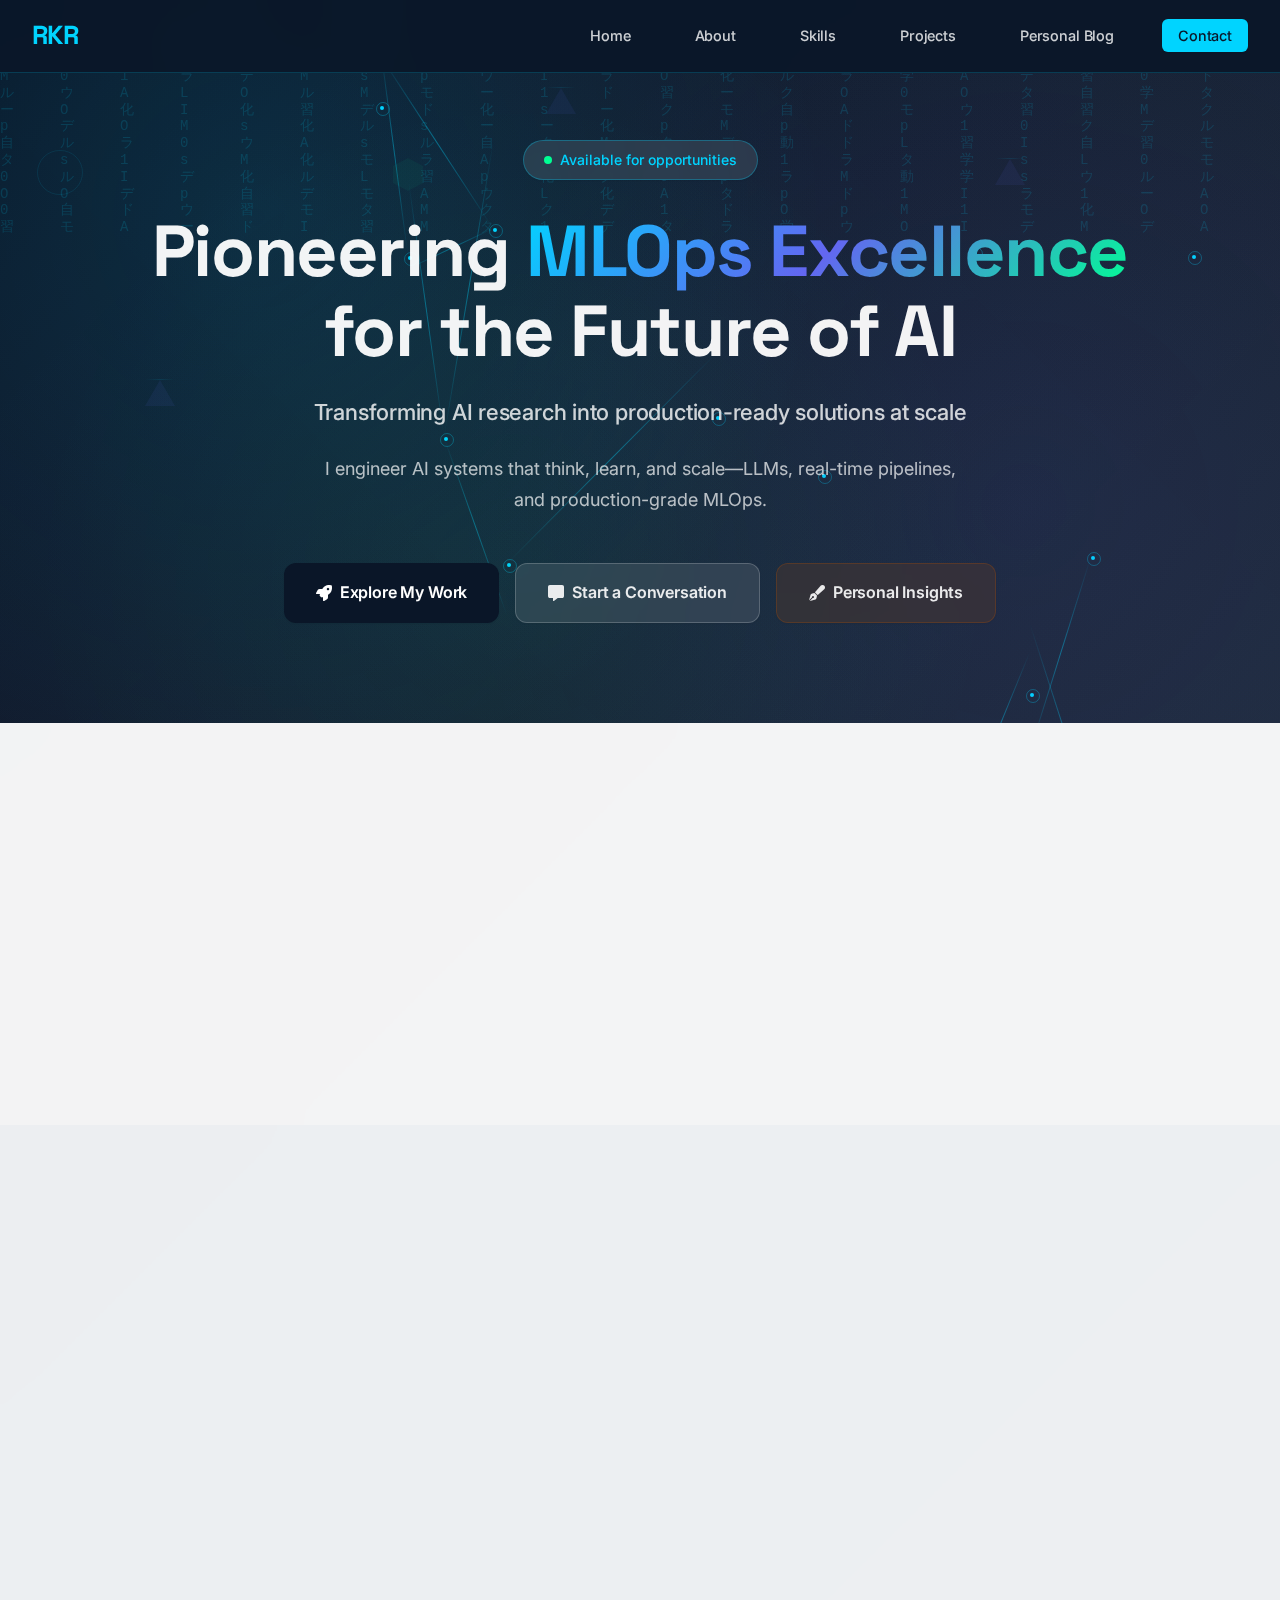
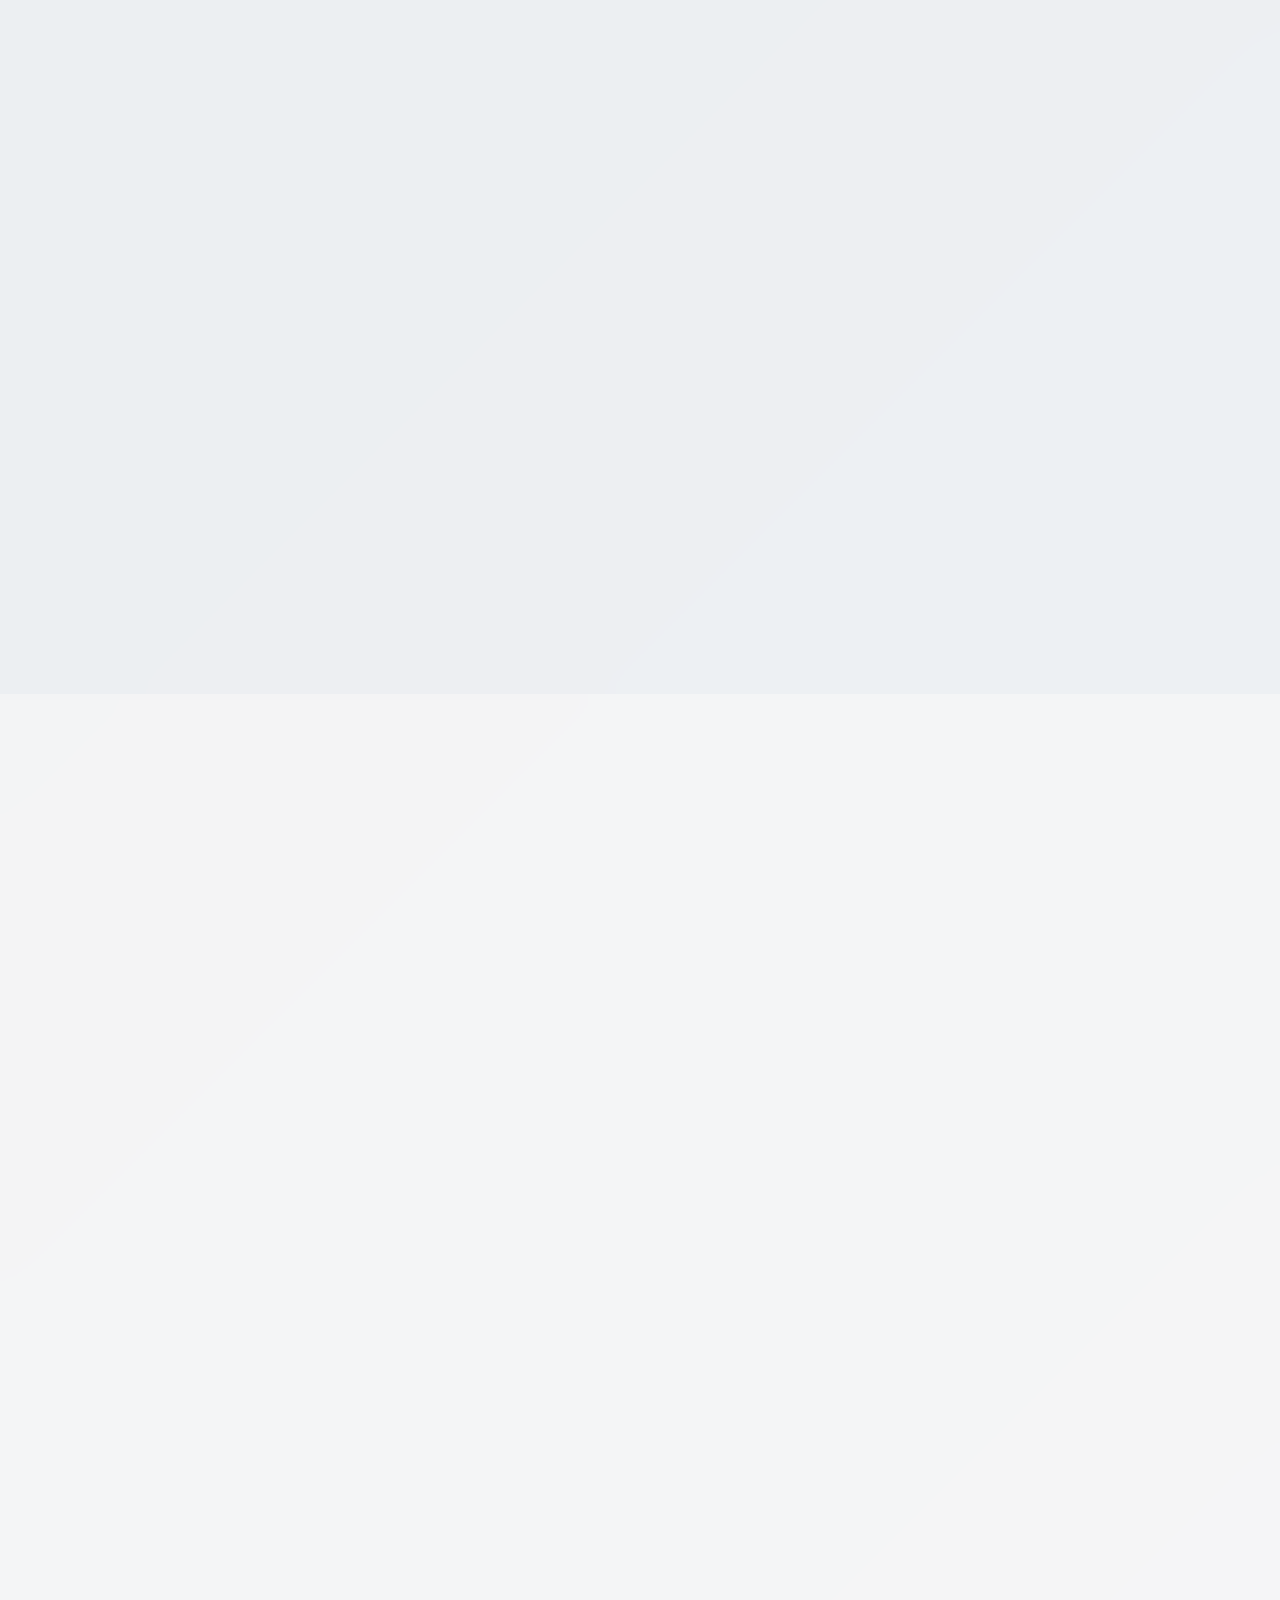
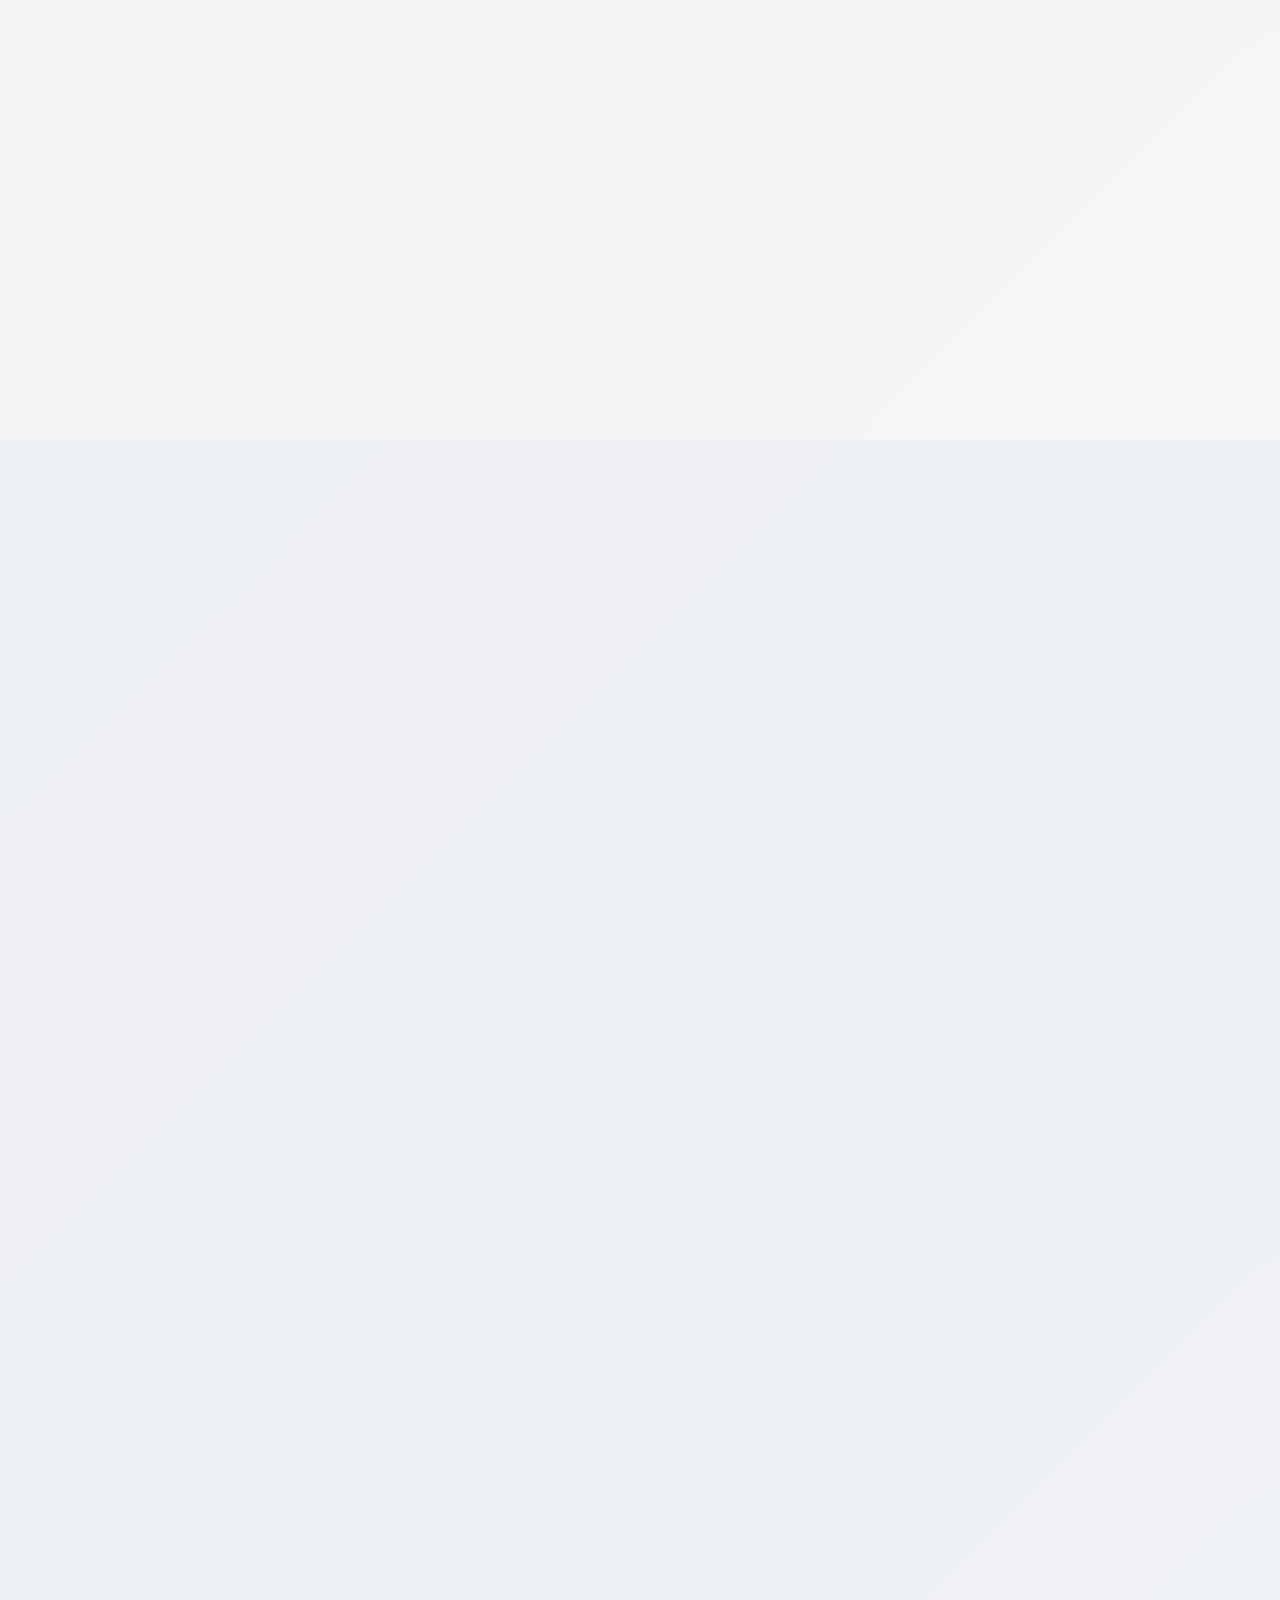
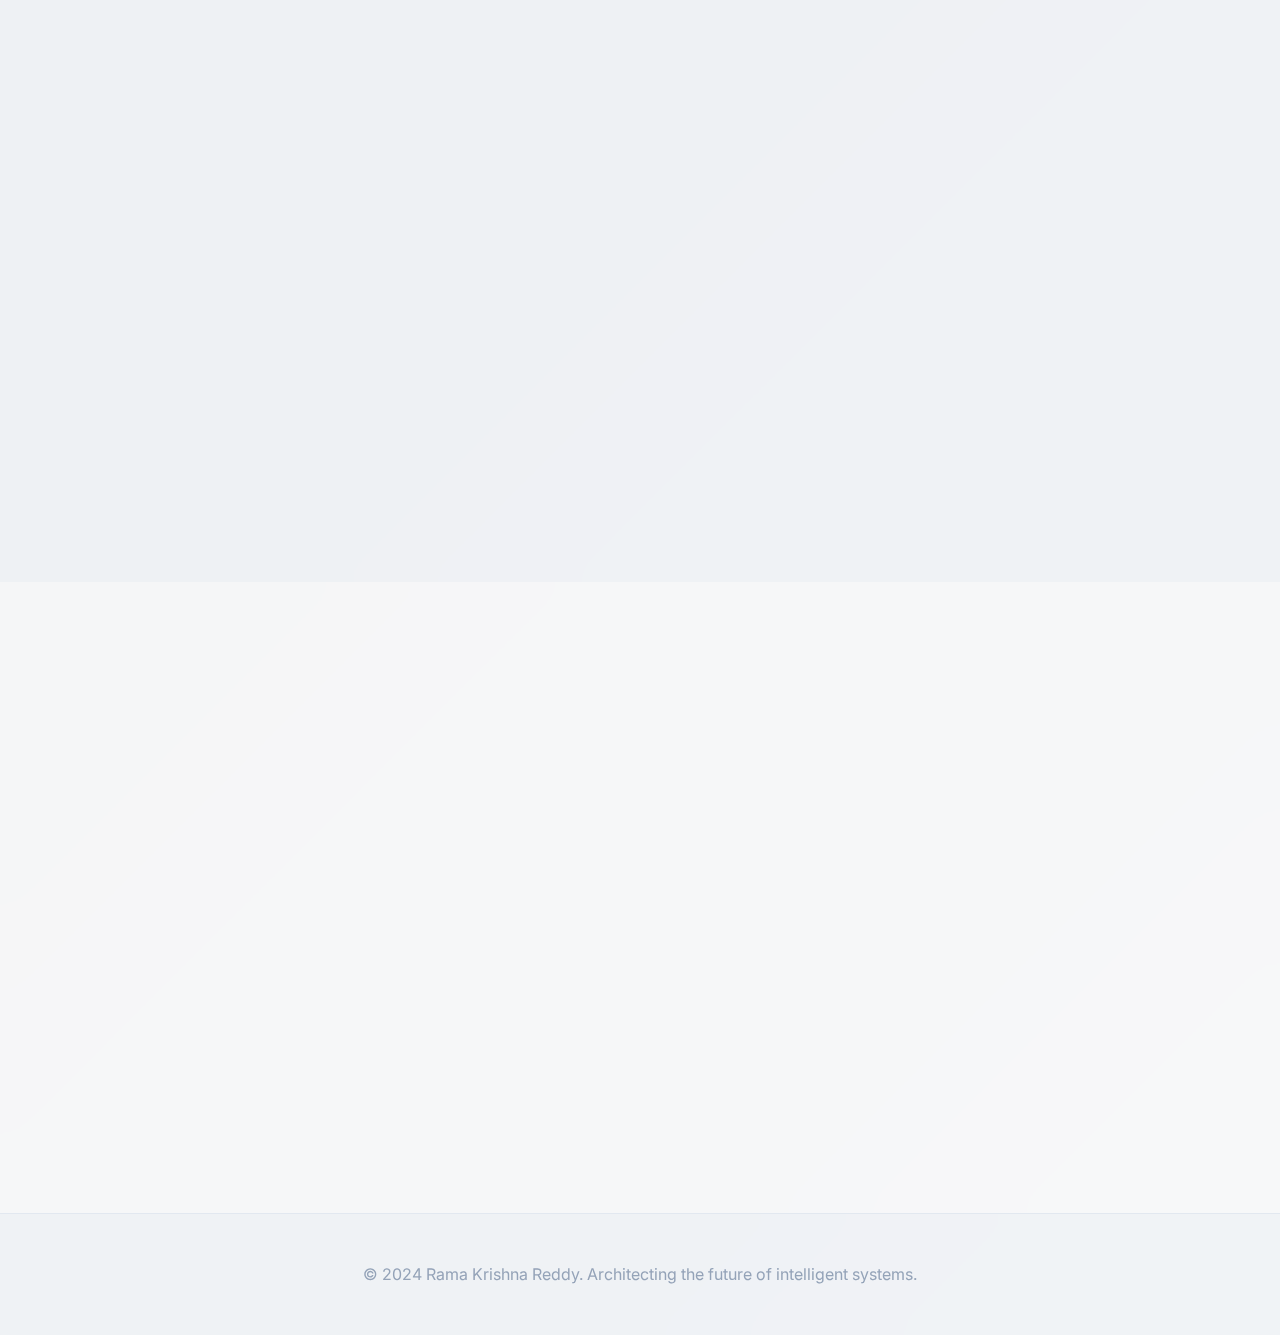
<file: index.html>
<!DOCTYPE html>
<html lang="en">
<head>
    <meta charset="UTF-8">
    <meta name="viewport" content="width=device-width, initial-scale=1.0">
    <title>Rama Krishna Reddy - AI/ ML/ MLOps Engineer</title>
    <link href="https://cdnjs.cloudflare.com/ajax/libs/font-awesome/6.4.0/css/all.min.css" rel="stylesheet">
    <link href="https://fonts.googleapis.com/css2?family=Inter:wght@300;400;500;600;700;800&family=Space+Grotesk:wght@300;400;500;600;700&display=swap" rel="stylesheet">
    <style>
        * {
            margin: 0;
            padding: 0;
            box-sizing: border-box;
        }

        :root {
            /* Lila.ai inspired color scheme */
            --primary-blue: #0a1628;
            --secondary-blue: #1a2332;
            --accent-cyan: #00d4ff;
            --accent-purple: #6366f1;
            --accent-green: #00ff94;
            --soft-white: #ffffff;
            --soft-gray: #f8fafc;
            --text-primary: #0a1628;
            --text-secondary: #64748b;
            --text-light: #94a3b8;
            
            /* Neutral tones */
            --neutral-50: #f8fafc;
            --neutral-100: #f1f5f9;
            --neutral-200: #e2e8f0;
            --neutral-300: #cbd5e1;
            --neutral-400: #94a3b8;
            --neutral-500: #64748b;
            --neutral-600: #475569;
            --neutral-700: #334155;
            --neutral-800: #1e293b;
            --neutral-900: #0f172a;
            
            /* Gradients */
            --gradient-primary: linear-gradient(135deg, #0a1628 0%, #1a2332 50%, #2a3441 100%);
            --gradient-accent: linear-gradient(135deg, #00d4ff 0%, #6366f1 50%, #00ff94 100%);
            --gradient-soft: linear-gradient(135deg, rgba(255,255,255,0.9) 0%, rgba(248,250,252,0.8) 100%);
            
            /* Shadows */
            --shadow-sm: 0 1px 2px 0 rgba(0, 0, 0, 0.05);
            --shadow-md: 0 4px 6px -1px rgba(0, 0, 0, 0.1), 0 2px 4px -2px rgba(0, 0, 0, 0.1);
            --shadow-lg: 0 10px 15px -3px rgba(0, 0, 0, 0.1), 0 4px 6px -4px rgba(0, 0, 0, 0.1);
            --shadow-xl: 0 20px 25px -5px rgba(0, 0, 0, 0.1), 0 8px 10px -6px rgba(0, 0, 0, 0.1);
            
            /* Border radius */
            --radius-sm: 6px;
            --radius-md: 12px;
            --radius-lg: 16px;
            --radius-xl: 24px;
            
            /* Transitions */
            --transition: all 0.3s cubic-bezier(0.4, 0, 0.2, 1);
            --transition-fast: all 0.15s ease-out;
        }

        body {
            font-family: 'Inter', -apple-system, BlinkMacSystemFont, 'Segoe UI', Roboto, sans-serif;
            line-height: 1.6;
            color: var(--text-primary);
            background: linear-gradient(135deg, #0a1628 0%, #1e293b 25%, #334155 50%, #475569 75%, #64748b 100%);
            overflow-x: hidden;
            -webkit-font-smoothing: antialiased;
            -moz-osx-font-smoothing: grayscale;
            position: relative;
            min-height: 100vh;
        }

        /* Global Animated Background Elements - Applied to entire site */
        .global-bg-animation {
            position: fixed;
            top: 0;
            left: 0;
            width: 100%;
            height: 100%;
            pointer-events: none;
            z-index: -1;
            overflow: hidden;
        }

        .neural-network {
            position: absolute;
            width: 100%;
            height: 100%;
        }

        .node {
            position: absolute;
            width: 4px;
            height: 4px;
            background: var(--accent-cyan);
            border-radius: 50%;
            animation: pulse-node 3s ease-in-out infinite;
        }

        .node::after {
            content: '';
            position: absolute;
            width: 12px;
            height: 12px;
            border: 1px solid rgba(0, 212, 255, 0.3);
            border-radius: 50%;
            top: -4px;
            left: -4px;
            animation: expand 4s ease-in-out infinite;
        }

        .connection {
            position: absolute;
            height: 1px;
            background: linear-gradient(90deg, transparent, rgba(0, 212, 255, 0.4), transparent);
            animation: data-flow 8s linear infinite;
            transform-origin: left center;
        }

        @keyframes pulse-node {
            0%, 100% { 
                opacity: 0.6; 
                transform: scale(1);
                box-shadow: 0 0 5px rgba(0, 212, 255, 0.3);
            }
            50% { 
                opacity: 1; 
                transform: scale(1.5);
                box-shadow: 0 0 15px rgba(0, 212, 255, 0.6);
            }
        }

        @keyframes expand {
            0%, 100% { 
                transform: scale(0.5); 
                opacity: 0.8;
            }
            50% { 
                transform: scale(1.5); 
                opacity: 0.2;
            }
        }

        @keyframes data-flow {
            0% { 
                background: linear-gradient(90deg, transparent, rgba(0, 212, 255, 0.8), transparent);
                transform: translateX(-100px);
            }
            50% {
                background: linear-gradient(90deg, transparent, rgba(99, 102, 241, 0.8), transparent);
            }
            100% { 
                background: linear-gradient(90deg, transparent, rgba(0, 255, 148, 0.8), transparent);
                transform: translateX(100px);
            }
        }

        .ai-symbols {
            position: absolute;
            width: 100%;
            height: 100%;
        }

        .ai-symbol {
            position: absolute;
            color: rgba(0, 212, 255, 0.1);
            font-size: 24px;
            animation: float-symbol 15s linear infinite;
        }

        .ai-symbol.large {
            font-size: 48px;
            color: rgba(99, 102, 241, 0.08);
        }

        .ai-symbol.small {
            font-size: 16px;
            color: rgba(0, 255, 148, 0.12);
        }

        @keyframes float-symbol {
            0% {
                transform: translateY(100vh) rotate(0deg);
                opacity: 0;
            }
            10% {
                opacity: 1;
            }
            90% {
                opacity: 1;
            }
            100% {
                transform: translateY(-100px) rotate(360deg);
                opacity: 0;
            }
        }

        .matrix-rain {
            position: absolute;
            width: 100%;
            height: 100%;
        }

        .matrix-column {
            position: absolute;
            top: -100px;
            color: rgba(0, 212, 255, 0.15);
            font-family: 'Courier New', monospace;
            font-size: 14px;
            line-height: 1.2;
            animation: matrix-fall 20s linear infinite;
            white-space: pre;
        }

        @keyframes matrix-fall {
            0% {
                transform: translateY(-100px);
                opacity: 0;
            }
            10% {
                opacity: 1;
            }
            90% {
                opacity: 0.6;
            }
            100% {
                transform: translateY(100vh);
                opacity: 0;
            }
        }

        .geometric-shapes {
            position: absolute;
            width: 100%;
            height: 100%;
        }

        .shape {
            position: absolute;
            border: 1px solid rgba(0, 212, 255, 0.1);
            animation: rotate-shape 20s linear infinite;
        }

        .shape.circle {
            border-radius: 50%;
        }

        .shape.triangle {
            width: 0;
            height: 0;
            border-left: 15px solid transparent;
            border-right: 15px solid transparent;
            border-bottom: 26px solid rgba(99, 102, 241, 0.08);
            border-radius: 0;
            background: none;
        }

        .shape.hexagon {
            width: 30px;
            height: 17px;
            background: rgba(0, 255, 148, 0.05);
            position: relative;
            border: none;
        }

        .shape.hexagon::before,
        .shape.hexagon::after {
            content: '';
            position: absolute;
            width: 0;
            border-left: 15px solid transparent;
            border-right: 15px solid transparent;
        }

        .shape.hexagon::before {
            bottom: 100%;
            border-bottom: 8.5px solid rgba(0, 255, 148, 0.05);
        }

        .shape.hexagon::after {
            top: 100%;
            border-top: 8.5px solid rgba(0, 255, 148, 0.05);
        }

        @keyframes rotate-shape {
            0% {
                transform: rotate(0deg) translateX(50px) rotate(0deg);
                opacity: 0.3;
            }
            50% {
                opacity: 0.8;
            }
            100% {
                transform: rotate(360deg) translateX(50px) rotate(-360deg);
                opacity: 0.3;
            }
        }

        /* Section backgrounds with transparency to show global animation */
        .stats {
            background: rgba(255, 255, 255, 0.95);
            backdrop-filter: blur(20px);
        }

        .about {
            background: rgba(248, 250, 252, 0.95);
            backdrop-filter: blur(20px);
        }

        .skills {
            background: rgba(255, 255, 255, 0.95);
            backdrop-filter: blur(20px);
        }

        .projects {
            background: rgba(248, 250, 252, 0.95);
            backdrop-filter: blur(20px);
        }

        .contact {
            background: rgba(255, 255, 255, 0.95);
            backdrop-filter: blur(20px);
        }

        .footer {
            background: rgba(248, 250, 252, 0.95);
            backdrop-filter: blur(20px);
        }

        /* Modern Navigation */
        .navbar {
            position: fixed;
            top: 0;
            left: 0;
            right: 0;
            background: rgba(10, 22, 40, 0.9);
            backdrop-filter: blur(24px);
            border-bottom: 1px solid rgba(0, 212, 255, 0.2);
            z-index: 1000;
            transition: var(--transition);
        }

        .nav-container {
            max-width: 1400px;
            margin: 0 auto;
            padding: 0 2rem;
            display: flex;
            align-items: center;
            justify-content: space-between;
            height: 72px;
        }

        .logo {
            font-family: 'Space Grotesk', sans-serif;
            font-size: 1.625rem;
            font-weight: 700;
            color: var(--accent-cyan);
            text-decoration: none;
            letter-spacing: -0.02em;
        }

        .nav-links {
            display: flex;
            list-style: none;
            gap: 2rem;
            align-items: center;
        }

        .nav-links a {
            color: rgba(255, 255, 255, 0.8);
            text-decoration: none;
            font-weight: 500;
            font-size: 0.9rem;
            padding: 0.5rem 1rem;
            border-radius: var(--radius-sm);
            transition: var(--transition-fast);
            letter-spacing: -0.01em;
        }

        .nav-links a:hover {
            color: var(--accent-cyan);
            background: rgba(0, 212, 255, 0.08);
        }

        .nav-cta {
            background: var(--accent-cyan);
            color: var(--primary-blue) !important;
            padding: 0.75rem 1.5rem;
            border-radius: var(--radius-md);
            font-weight: 600;
            box-shadow: var(--shadow-sm);
        }

        .nav-cta:hover {
            background: var(--accent-green);
            transform: translateY(-1px);
            box-shadow: var(--shadow-md);
        }

        .nav-toggle {
            display: none;
            background: none;
            border: none;
            color: rgba(255, 255, 255, 0.8);
            font-size: 1.5rem;
            cursor: pointer;
        }

        /* Hero Section with Animated AI Background */
        .hero {
            padding: 140px 2rem 100px;
            text-align: center;
            background: transparent;
            position: relative;
            overflow: hidden;
        }

        .hero::before {
            content: '';
            position: absolute;
            top: 0;
            left: 0;
            right: 0;
            bottom: 0;
            background: 
                radial-gradient(circle at 20% 30%, rgba(0, 212, 255, 0.1) 0%, transparent 50%),
                radial-gradient(circle at 80% 70%, rgba(99, 102, 241, 0.08) 0%, transparent 50%),
                radial-gradient(circle at 40% 80%, rgba(0, 255, 148, 0.06) 0%, transparent 50%);
        }

        .hero::after {
            content: '';
            position: absolute;
            top: -50%;
            left: -50%;
            width: 200%;
            height: 200%;
            background: 
                linear-gradient(45deg, transparent 30%, rgba(0, 212, 255, 0.005) 50%, transparent 70%),
                linear-gradient(-45deg, transparent 30%, rgba(99, 102, 241, 0.008) 50%, transparent 70%);
            animation: float 20s ease-in-out infinite;
        }

        @keyframes float {
            0%, 100% { transform: translate(0, 0) rotate(0deg); }
            33% { transform: translate(-30px, -30px) rotate(1deg); }
            66% { transform: translate(30px, -20px) rotate(-1deg); }
        }

        .hero-container {
            max-width: 1000px;
            margin: 0 auto;
            position: relative;
            z-index: 2;
        }

        .hero-badge {
            display: inline-flex;
            align-items: center;
            gap: 0.5rem;
            background: rgba(255, 255, 255, 0.1);
            border: 1px solid rgba(0, 212, 255, 0.3);
            border-radius: 50px;
            padding: 0.5rem 1.25rem;
            margin-bottom: 2rem;
            font-size: 0.875rem;
            font-weight: 500;
            color: var(--accent-cyan);
            box-shadow: var(--shadow-sm);
            backdrop-filter: blur(12px);
        }

        .hero-badge .dot {
            width: 8px;
            height: 8px;
            background: var(--accent-green);
            border-radius: 50%;
            animation: pulse 2s infinite;
        }

        @keyframes pulse {
            0%, 100% { opacity: 1; transform: scale(1); }
            50% { opacity: 0.7; transform: scale(1.1); }
        }

        .hero h1 {
            font-family: 'Space Grotesk', sans-serif;
            font-size: clamp(2.5rem, 7vw, 4.5rem);
            font-weight: 700;
            color: rgba(255, 255, 255, 0.95);
            margin-bottom: 1.5rem;
            line-height: 1.1;
            letter-spacing: -0.02em;
        }

        .hero .highlight {
            background: var(--gradient-accent);
            -webkit-background-clip: text;
            -webkit-text-fill-color: transparent;
            background-clip: text;
            position: relative;
        }

        .hero-subtitle {
            font-size: 1.375rem;
            color: rgba(255, 255, 255, 0.8);
            margin-bottom: 1.5rem;
            font-weight: 500;
            letter-spacing: -0.01em;
        }

        .hero-description {
            font-size: 1.125rem;
            color: rgba(255, 255, 255, 0.7);
            max-width: 650px;
            margin: 0 auto 3rem;
            line-height: 1.7;
            font-weight: 400;
        }

        .hero-cta {
            display: flex;
            gap: 1rem;
            justify-content: center;
            flex-wrap: wrap;
        }

        .btn {
            display: inline-flex;
            align-items: center;
            gap: 0.5rem;
            padding: 1rem 2rem;
            border-radius: var(--radius-md);
            font-weight: 600;
            text-decoration: none;
            font-size: 1rem;
            transition: var(--transition);
            border: none;
            cursor: pointer;
            letter-spacing: -0.01em;
        }

        .btn-primary {
            background: var(--primary-blue);
            color: white;
            box-shadow: var(--shadow-sm);
        }

        .btn-primary:hover {
            background: var(--secondary-blue);
            transform: translateY(-2px);
            box-shadow: var(--shadow-lg);
        }

        .btn-secondary {
            background: rgba(255, 255, 255, 0.1);
            color: rgba(255, 255, 255, 0.9);
            border: 1px solid rgba(255, 255, 255, 0.2);
            box-shadow: var(--shadow-sm);
            backdrop-filter: blur(12px);
        }

        .btn-secondary:hover {
            background: rgba(255, 255, 255, 0.2);
            border-color: var(--accent-cyan);
            transform: translateY(-2px);
            color: var(--accent-cyan);
        }

        .btn-tertiary {
            background: rgba(139, 69, 19, 0.2);
            color: rgba(255, 255, 255, 0.9);
            border: 1px solid rgba(139, 69, 19, 0.4);
            box-shadow: var(--shadow-sm);
            backdrop-filter: blur(12px);
        }

        .btn-tertiary:hover {
            background: rgba(139, 69, 19, 0.4);
            border-color: #DAA520;
            transform: translateY(-2px);
            color: #DAA520;
        }

        /* Stats Section */
        .stats {
            padding: 100px 2rem;
            position: relative;
        }

        .stats-container {
            max-width: 1200px;
            margin: 0 auto;
            display: grid;
            grid-template-columns: repeat(auto-fit, minmax(250px, 1fr));
            gap: 3rem;
            text-align: center;
        }

        .stat-item {
            padding: 2rem;
            background: var(--soft-gray);
            border-radius: var(--radius-lg);
            border: 1px solid var(--neutral-200);
            transition: var(--transition);
        }

        .stat-item:hover {
            transform: translateY(-4px);
            box-shadow: var(--shadow-lg);
            border-color: var(--accent-cyan);
        }

        .stat-number {
            font-family: 'Space Grotesk', sans-serif;
            font-size: 3rem;
            font-weight: 700;
            background: var(--gradient-accent);
            -webkit-background-clip: text;
            -webkit-text-fill-color: transparent;
            background-clip: text;
            display: block;
            margin-bottom: 0.5rem;
            letter-spacing: -0.02em;
        }

        .stat-label {
            color: var(--text-secondary);
            font-size: 1rem;
            font-weight: 500;
        }

        /* About Section */
        .about {
            padding: 120px 2rem;
        }

        .about-container {
            max-width: 1200px;
            margin: 0 auto;
            display: grid;
            grid-template-columns: 1fr 1fr;
            gap: 5rem;
            align-items: center;
        }

        .about-content h2 {
            font-family: 'Space Grotesk', sans-serif;
            font-size: clamp(2rem, 5vw, 3.25rem);
            font-weight: 700;
            color: var(--primary-blue);
            margin-bottom: 1.5rem;
            line-height: 1.1;
            letter-spacing: -0.02em;
        }

        .about-content p {
            color: var(--text-secondary);
            font-size: 1.125rem;
            line-height: 1.7;
            margin-bottom: 1.5rem;
            font-weight: 400;
        }

        .about-features {
            display: grid;
            grid-template-columns: repeat(2, 1fr);
            gap: 1.5rem;
            margin-top: 2rem;
        }

        .feature-card {
            background: white;
            padding: 1.5rem;
            border-radius: var(--radius-lg);
            border: 1px solid var(--neutral-200);
            box-shadow: var(--shadow-sm);
            transition: var(--transition);
        }

        .feature-card:hover {
            transform: translateY(-2px);
            box-shadow: var(--shadow-md);
            border-color: var(--accent-cyan);
        }

        .feature-icon {
            width: 48px;
            height: 48px;
            background: var(--gradient-accent);
            border-radius: var(--radius-md);
            display: flex;
            align-items: center;
            justify-content: center;
            color: white;
            font-size: 1.25rem;
            margin-bottom: 1rem;
        }

        .feature-card h3 {
            font-size: 1.125rem;
            font-weight: 600;
            color: var(--primary-blue);
            margin-bottom: 0.5rem;
            letter-spacing: -0.01em;
        }

        .feature-card p {
            color: var(--text-light);
            font-size: 0.9rem;
            line-height: 1.6;
            margin: 0;
        }

        .about-visual {
            position: relative;
            height: 450px;
            background: var(--gradient-primary);
            border-radius: var(--radius-xl);
            overflow: hidden;
            display: flex;
            align-items: center;
            justify-content: center;
        }

        .code-snippet {
            background: rgba(255, 255, 255, 0.1);
            border-radius: var(--radius-md);
            padding: 2rem;
            font-family: 'Monaco', 'Menlo', 'Ubuntu Mono', monospace;
            color: white;
            font-size: 0.875rem;
            line-height: 1.6;
            backdrop-filter: blur(20px);
            border: 1px solid rgba(255, 255, 255, 0.1);
        }

        /* Skills Section */
        .skills {
            padding: 120px 2rem;
        }

        .skills-container {
            max-width: 1200px;
            margin: 0 auto;
        }

        .section-header {
            text-align: center;
            margin-bottom: 4rem;
        }

        .section-header h2 {
            font-family: 'Space Grotesk', sans-serif;
            font-size: clamp(2rem, 5vw, 3.25rem);
            font-weight: 700;
            color: var(--primary-blue);
            margin-bottom: 1rem;
            letter-spacing: -0.02em;
        }

        .section-header p {
            color: var(--text-secondary);
            font-size: 1.125rem;
            max-width: 600px;
            margin: 0 auto;
        }

        .skills-grid {
            display: grid;
            grid-template-columns: repeat(auto-fit, minmax(380px, 1fr));
            gap: 2rem;
        }

        .skill-category {
            background: var(--soft-gray);
            border: 1px solid var(--neutral-200);
            border-radius: var(--radius-lg);
            padding: 2rem;
            transition: var(--transition);
        }

        .skill-category:hover {
            transform: translateY(-2px);
            box-shadow: var(--shadow-md);
            border-color: var(--accent-cyan);
            background: white;
        }

        .skill-header {
            display: flex;
            align-items: center;
            gap: 1rem;
            margin-bottom: 1.5rem;
        }

        .skill-icon {
            width: 56px;
            height: 56px;
            background: var(--gradient-accent);
            border-radius: var(--radius-lg);
            display: flex;
            align-items: center;
            justify-content: center;
            color: white;
            font-size: 1.5rem;
        }

        .skill-category h3 {
            font-size: 1.25rem;
            font-weight: 600;
            color: var(--primary-blue);
            letter-spacing: -0.01em;
        }

        .skill-tags {
            display: flex;
            flex-wrap: wrap;
            gap: 0.75rem;
        }

        .skill-tag {
            background: white;
            color: var(--text-primary);
            padding: 0.5rem 1rem;
            border-radius: 50px;
            font-size: 0.875rem;
            font-weight: 500;
            border: 1px solid var(--neutral-200);
            transition: var(--transition);
        }

        .skill-tag:hover {
            background: var(--accent-cyan);
            color: white;
            border-color: var(--accent-cyan);
            transform: translateY(-1px);
        }

        /* Projects Section */
        .projects {
            padding: 120px 2rem;
        }

        .projects-container {
            max-width: 1200px;
            margin: 0 auto;
        }

        .projects-grid {
            display: grid;
            grid-template-columns: repeat(auto-fit, minmax(400px, 1fr));
            gap: 2rem;
        }

        .project-card {
            background: white;
            border: 1px solid var(--neutral-200);
            border-radius: var(--radius-xl);
            overflow: hidden;
            transition: var(--transition);
            box-shadow: var(--shadow-sm);
        }

        .project-card:hover {
            transform: translateY(-6px);
            box-shadow: var(--shadow-xl);
            border-color: var(--accent-cyan);
        }

        .project-image {
            height: 200px;
            background: var(--gradient-primary);
            display: flex;
            align-items: center;
            justify-content: center;
            color: white;
            font-size: 3rem;
            position: relative;
        }

        .project-image::after {
            content: '';
            position: absolute;
            inset: 0;
            background: linear-gradient(45deg, rgba(0, 212, 255, 0.1) 0%, rgba(99, 102, 241, 0.1) 100%);
        }

        .project-content {
            padding: 2rem;
        }

        .project-meta {
            display: flex;
            align-items: center;
            gap: 0.5rem;
            margin-bottom: 1rem;
        }

        .project-type {
            background: rgba(0, 212, 255, 0.1);
            color: var(--accent-cyan);
            padding: 0.25rem 0.75rem;
            border-radius: 50px;
            font-size: 0.75rem;
            font-weight: 600;
            text-transform: uppercase;
            letter-spacing: 0.05em;
        }

        .project-card h3 {
            font-size: 1.5rem;
            font-weight: 700;
            color: var(--primary-blue);
            margin-bottom: 0.75rem;
            letter-spacing: -0.01em;
        }

        .project-card p {
            color: var(--text-secondary);
            font-size: 1rem;
            line-height: 1.6;
            margin-bottom: 1.5rem;
        }

        .project-tech {
            display: flex;
            flex-wrap: wrap;
            gap: 0.5rem;
            margin-bottom: 1.5rem;
        }

        .tech-tag {
            background: var(--soft-gray);
            color: var(--text-primary);
            padding: 0.25rem 0.75rem;
            border-radius: 50px;
            font-size: 0.75rem;
            font-weight: 500;
            border: 1px solid var(--neutral-200);
        }

        .project-links {
            display: flex;
            gap: 1rem;
        }

        .project-link {
            display: inline-flex;
            align-items: center;
            gap: 0.5rem;
            padding: 0.75rem 1.25rem;
            border-radius: var(--radius-md);
            text-decoration: none;
            font-size: 0.875rem;
            font-weight: 500;
            transition: var(--transition);
        }

        .project-link.primary {
            background: var(--primary-blue);
            color: white;
        }

        .project-link.primary:hover {
            background: var(--secondary-blue);
            transform: translateY(-1px);
        }

        .project-link.secondary {
            background: var(--soft-gray);
            color: var(--text-primary);
            border: 1px solid var(--neutral-200);
        }

        .project-link.secondary:hover {
            background: white;
            border-color: var(--accent-cyan);
            color: var(--accent-cyan);
            transform: translateY(-1px);
        }

        /* Contact Section */
        .contact {
            padding: 120px 2rem;
        }

        .contact-container {
            max-width: 800px;
            margin: 0 auto;
            text-align: center;
        }

        .contact h2 {
            font-family: 'Space Grotesk', sans-serif;
            font-size: clamp(2rem, 5vw, 3.25rem);
            font-weight: 700;
            color: var(--primary-blue);
            margin-bottom: 1rem;
            letter-spacing: -0.02em;
        }

        .contact p {
            color: var(--text-secondary);
            font-size: 1.125rem;
            line-height: 1.7;
            margin-bottom: 3rem;
        }

        .contact-links {
            display: grid;
            grid-template-columns: repeat(auto-fit, minmax(200px, 1fr));
            gap: 1rem;
        }

        .contact-link {
            display: flex;
            align-items: center;
            justify-content: center;
            gap: 0.75rem;
            padding: 1.25rem 1.5rem;
            background: var(--soft-gray);
            border: 1px solid var(--neutral-200);
            border-radius: var(--radius-md);
            text-decoration: none;
            color: var(--text-primary);
            font-weight: 500;
            transition: var(--transition);
        }

        .contact-link:hover {
            background: var(--accent-cyan);
            color: white;
            border-color: var(--accent-cyan);
            transform: translateY(-2px);
            box-shadow: var(--shadow-md);
        }

        .contact-link i {
            font-size: 1.25rem;
        }

        /* Footer */
        .footer {
            padding: 3rem 2rem;
            text-align: center;
            color: var(--text-light);
            border-top: 1px solid var(--neutral-200);
        }

        /* Floating Action Button */
        .fab {
            position: fixed;
            bottom: 2rem;
            right: 2rem;
            width: 56px;
            height: 56px;
            background: var(--accent-cyan);
            border: none;
            border-radius: 50%;
            color: white;
            font-size: 1.25rem;
            cursor: pointer;
            box-shadow: var(--shadow-lg);
            transition: var(--transition);
            z-index: 1000;
            opacity: 0;
            visibility: hidden;
        }

        .fab.show {
            opacity: 1;
            visibility: visible;
        }

        .fab:hover {
            background: var(--primary-blue);
            transform: translateY(-2px);
            box-shadow: var(--shadow-xl);
        }

        /* Animations */
        .fade-in-up {
            opacity: 0;
            transform: translateY(30px);
            transition: var(--transition);
        }

        .fade-in-up.animate {
            opacity: 1;
            transform: translateY(0);
        }

        /* Mobile Styles */
        @media (max-width: 768px) {
            .nav-links {
                display: none;
            }

            .nav-toggle {
                display: block;
            }

            .hero {
                padding: 120px 1rem 80px;
            }

            .hero-cta {
                flex-direction: column;
                align-items: center;
            }

            .about-container {
                grid-template-columns: 1fr;
                gap: 3rem;
            }

            .about-features {
                grid-template-columns: 1fr;
            }

            .skills-grid {
                grid-template-columns: 1fr;
            }

            .projects-grid {
                grid-template-columns: 1fr;
            }

            .stats-container {
                grid-template-columns: repeat(2, 1fr);
                gap: 2rem;
            }
        }

        @media (max-width: 640px) {
            .stats-container {
                grid-template-columns: 1fr;
            }

            .contact-links {
                grid-template-columns: 1fr;
            }
        }
    </style>
</head>
<body>
    <!-- Global Animated Background - Now applies to entire site -->
    <div class="global-bg-animation">
        <!-- Neural Network Animation -->
        <div class="neural-network" id="neuralNetwork"></div>
        
        <!-- AI Symbols Animation -->
        <div class="ai-symbols" id="aiSymbols"></div>
        
        <!-- Matrix Rain Effect -->
        <div class="matrix-rain" id="matrixRain"></div>
        
        <!-- Geometric Shapes -->
        <div class="geometric-shapes" id="geometricShapes"></div>
    </div>

    <!-- Navigation -->
    <nav class="navbar" id="navbar">
        <div class="nav-container">
            <a href="#home" class="logo">RKR</a>
            <ul class="nav-links">
                <li><a href="#home">Home</a></li>
                <li><a href="#about">About</a></li>
                <li><a href="#skills">Skills</a></li>
                <li><a href="#projects">Projects</a></li>
                <li><a href="blog.html">Personal Blog</a></li>
                <li><a href="#contact" class="nav-cta">Contact</a></li>
            </ul>
            <button class="nav-toggle" id="navToggle">
                <i class="fas fa-bars"></i>
            </button>
        </div>
    </nav>

    <!-- Hero Section -->
    <section id="home" class="hero">
        <div class="hero-container">
            <div class="hero-badge">
                <div class="dot"></div>
                Available for opportunities
            </div>
            
            <h1>
                Pioneering <span class="highlight">MLOps Excellence</span><br>
                for the Future of AI
            </h1>
            
            <p class="hero-subtitle">
                Transforming AI research into production-ready solutions at scale
            </p>
            
            <p class="hero-description">
                I engineer AI systems that think, learn, and scale—LLMs, real-time pipelines, and production-grade MLOps.
            </p>

            <div class="hero-cta">
                <a href="#projects" class="btn btn-primary">
                    <i class="fas fa-rocket"></i>
                    Explore My Work
                </a>
                <a href="#contact" class="btn btn-secondary">
                    <i class="fas fa-message"></i>
                    Start a Conversation
                </a>
                <a href="blog.html" class="btn btn-tertiary">
                    <i class="fas fa-pen-fancy"></i>
                    Personal Insights
                </a>
            </div>
        </div>
    </section>

    <!-- Stats Section -->
    <section class="stats">
        <div class="stats-container">
            <div class="stat-item fade-in-up">
                <div class="stat-number">4+</div>
                <div class="stat-label">Years of Innovation</div>
            </div>
            <div class="stat-item fade-in-up">
                <div class="stat-number">99.9%</div>
                <div class="stat-label">System Reliability</div>
            </div>
            <div class="stat-item fade-in-up">
                <div class="stat-number">80%</div>
                <div class="stat-label">Deployment Speed Increase</div>
            </div>
            <div class="stat-item fade-in-up">
                <div class="stat-number">50+</div>
                <div class="stat-label">Solutions Delivered</div>
            </div>
        </div>
    </section>

    <!-- About Section -->
    <section id="about" class="about">
        <div class="about-container">
            <div class="about-content fade-in-up">
                <h2>Architecting the Future of Intelligent Systems</h2>
                <p>
                    In an era where 87% of data science projects never reach production, 
                    I specialize in building the critical infrastructure that transforms 
                    experimental models into enterprise-grade AI solutions.
                </p>
                <p>
                    My expertise lies in creating autonomous MLOps ecosystems that not only 
                    deploy models seamlessly but continuously evolve, optimize, and scale 
                    with your business needs—turning AI potential into measurable impact.
                </p>
                
                <div class="about-features">
                    <div class="feature-card">
                        <div class="feature-icon">
                            <i class="fas fa-brain"></i>
                        </div>
                        <h3>Systems Architect</h3>
                        <p>Building scalable, intelligent infrastructure for AI at enterprise scale</p>
                    </div>
                    
                    <div class="feature-card">
                        <div class="feature-icon">
                            <i class="fas fa-rocket"></i>
                        </div>
                        <h3>Innovation Catalyst</h3>
                        <p>Accelerating AI adoption through cutting-edge MLOps practices</p>
                    </div>
                    
                    <div class="feature-card">
                        <div class="feature-icon">
                            <i class="fas fa-shield-alt"></i>
                        </div>
                        <h3>Reliability Engineer</h3>
                        <p>Ensuring 99.9% uptime with autonomous monitoring and healing</p>
                    </div>
                    
                    <div class="feature-card">
                        <div class="feature-icon">
                            <i class="fas fa-chart-line"></i>
                        </div>
                        <h3>Performance Optimizer</h3>
                        <p>Maximizing efficiency through intelligent resource management</p>
                    </div>
                </div>
            </div>
            
            <div class="about-visual fade-in-up">
                <div class="code-snippet">
                    <div>// Autonomous MLOps Pipeline</div>
                    <div>const aiPipeline = {</div>
                    <div>&nbsp;&nbsp;dataIngestion: 'real-time',</div>
                    <div>&nbsp;&nbsp;modelTraining: 'continuous',</div>
                    <div>&nbsp;&nbsp;validation: 'automated',</div>
                    <div>&nbsp;&nbsp;deployment: 'zero-downtime',</div>
                    <div>&nbsp;&nbsp;monitoring: 'intelligent',</div>
                    <div>&nbsp;&nbsp;scaling: 'elastic',</div>
                    <div>&nbsp;&nbsp;optimization: 'self-healing'</div>
                    <div>};</div>
                    <br>
                    <div>pipeline.deploy({ reliability: '99.9%' });</div>
                </div>
            </div>
        </div>
    </section>

    <!-- Skills Section -->
    <section id="skills" class="skills">
        <div class="skills-container">
            <div class="section-header fade-in-up">
                <h2>Advanced Technology Stack</h2>
                <p>
                    Comprehensive expertise in modern MLOps, cloud architecture, and intelligent automation
                </p>
            </div>

            <div class="skills-grid">
                <div class="skill-category fade-in-up">
                    <div class="skill-header">
                        <div class="skill-icon">
                            <i class="fas fa-cloud"></i>
                        </div>
                        <h3>Cloud Infrastructure</h3>
                    </div>
                    <div class="skill-tags">
                        <span class="skill-tag">AWS EC2/EKS</span>
                        <span class="skill-tag">S3 & RDS</span>
                        <span class="skill-tag">AWS Sagemaker & MLFLOW</span>
                        <span class="skill-tag">Tensorflow & Pytorch</span>
                        <span class="skill-tag">Langchain</span>
                        <span class="skill-tag">Lambda Functions</span>
                        <span class="skill-tag">VPC Architecture</span>
                        <span class="skill-tag">IAM Security</span>
                        <span class="skill-tag">Auto Scaling</span>
                        <span class="skill-tag">Load Balancing</span>
                    </div>
                </div>

                <div class="skill-category fade-in-up">
                    <div class="skill-header">
                        <div class="skill-icon">
                            <i class="fas fa-code-branch"></i>
                        </div>
                        <h3>Infrastructure as Code</h3>
                    </div>
                    <div class="skill-tags">
                        <span class="skill-tag">Terraform</span>
                        <span class="skill-tag">CloudFormation</span>
                        <span class="skill-tag">Ansible</span>
                        <span class="skill-tag">Pulumi</span>
                        <span class="skill-tag">Helm Charts</span>
                        <span class="skill-tag">GitOps</span>
                    </div>
                </div>

                <div class="skill-category fade-in-up">
                    <div class="skill-header">
                        <div class="skill-icon">
                            <i class="fas fa-shipping-fast"></i>
                        </div>
                        <h3>CI/CD & Automation</h3>
                    </div>
                    <div class="skill-tags">
                        <span class="skill-tag">Jenkins</span>
                        <span class="skill-tag">GitHub Actions</span>
                        <span class="skill-tag">Docker</span>
                        <span class="skill-tag">Kubernetes</span>
                        <span class="skill-tag">ArgoCD</span>
                        <span class="skill-tag">GitLab CI/CD</span>
                    </div>
                </div>

                <div class="skill-category fade-in-up">
                    <div class="skill-header">
                        <div class="skill-icon">
                            <i class="fas fa-robot"></i>
                        </div>
                        <h3>MLOps & AI Platform</h3>
                    </div>
                    <div class="skill-tags">
                        <span class="skill-tag">Apache Airflow</span>
                        <span class="skill-tag">MLflow</span>
                        <span class="skill-tag">Kubeflow</span>
                        <span class="skill-tag">Python</span>
                        <span class="skill-tag">TensorFlow</span>
                        <span class="skill-tag">Model Serving</span>
                    </div>
                </div>

                <div class="skill-category fade-in-up">
                    <div class="skill-header">
                        <div class="skill-icon">
                            <i class="fas fa-chart-bar"></i>
                        </div>
                        <h3>Monitoring & Observability</h3>
                    </div>
                    <div class="skill-tags">
                        <span class="skill-tag">Prometheus</span>
                        <span class="skill-tag">Grafana</span>
                        <span class="skill-tag">ELK Stack</span>
                        <span class="skill-tag">Jaeger</span>
                        <span class="skill-tag">DataDog</span>
                        <span class="skill-tag">Custom Metrics</span>
                    </div>
                </div>

                <div class="skill-category fade-in-up">
                    <div class="skill-header">
                        <div class="skill-icon">
                            <i class="fas fa-database"></i>
                        </div>
                        <h3>Data & Security</h3>
                    </div>
                    <div class="skill-tags">
                        <span class="skill-tag">PostgreSQL</span>
                        <span class="skill-tag">MongoDB</span>
                        <span class="skill-tag">Redis</span>
                        <span class="skill-tag">HashiCorp Vault</span>
                        <span class="skill-tag">Zero Trust</span>
                        <span class="skill-tag">Compliance</span>
                    </div>
                </div>
            </div>
        </div>
    </section>

    <!-- Projects Section -->
    <section id="projects" class="projects">
        <div class="projects-container">
            <div class="section-header fade-in-up">
                <h2>Innovation in Action</h2>
                <p>
                    Real-world solutions that demonstrate the power of intelligent MLOps architecture
                </p>
            </div>

            <div class="projects-grid">
                <div class="project-card fade-in-up">
                    <div class="project-image">
                        <i class="fas fa-briefcase"></i>
                    </div>
                    <div class="project-content">
                        <div class="project-meta">
                            <span class="project-type">Enterprise MLOps</span>
                        </div>
                        <h3>JobFlow-AI Intelligence Platform</h3>
                        <p>
                            Revolutionary job application management system powered by autonomous AI matching algorithms. 
                            Features zero-downtime deployment, intelligent scaling, and comprehensive observability 
                            across distributed microservices architecture.
                        </p>
                        <div class="project-tech">
                            <span class="tech-tag">Vue.js</span>
                            <span class="tech-tag">Terraform</span>
                            <span class="tech-tag">AWS EKS</span>
                            <span class="tech-tag">Jenkins</span>
                            <span class="tech-tag">Docker</span>
                            <span class="tech-tag">Python</span>
                            <span class="tech-tag">Prometheus</span>
                        </div>
                        <div class="project-links">
                            <a href="https://github.com/ramakrishna8048/JobFlow-AI" class="project-link primary" target="_blank">
                                <i class="fab fa-github"></i>
                                View Source
                            </a>
                            <a href="#" class="project-link secondary">
                                <i class="fas fa-external-link-alt"></i>
                                Live Demo
                            </a>
                        </div>
                    </div>
                </div>

                <div class="project-card fade-in-up">
                    <div class="project-image">
                        <i class="fas fa-brain"></i>
                    </div>
                    <div class="project-content">
                        <div class="project-meta">
                            <span class="project-type">AI Intelligence</span>
                        </div>
                        <h3>Autonomous Recreation Assistant</h3>
                        <p>
                           Built custom domain-LLMs from years of unused enterprise data — fully automated pipelines that clean, learn, and evolve models in production
                        </p>
                        <div class="project-tech">
                            <span class="tech-tag">Python</span>
                            <span class="tech-tag">Flask</span>
                            <span class="tech-tag">spaCy</span>
                            <span class="tech-tag">Docker</span>
                            <span class="tech-tag">Redis</span>
                            <span class="tech-tag">MLflow</span>
                            <span class="tech-tag">Kubernetes</span>
                        </div>
                        <div class="project-links">
                            <a href="https://github.com/ramakrishna8048/Virtual-Recreation-center" class="project-link primary" target="_blank">
                                <i class="fab fa-github"></i>
                                View Source
                            </a>
                            <a href="#" class="project-link secondary">
                                <i class="fas fa-play"></i>
                                Watch Demo
                            </a>
                        </div>
                    </div>
                </div>

                <div class="project-card fade-in-up">
                    <div class="project-image">
                        <i class="fas fa-cogs"></i>
                    </div>
                    <div class="project-content">
                        <div class="project-meta">
                            <span class="project-type">Platform Engineering</span>
                        </div>
                        <h3>Autonomous MLOps Ecosystem</h3>
                        <p>
                            Comprehensive MLOps platform enabling self-healing model pipelines, 
                            intelligent A/B testing, and autonomous performance optimization. 
                            Reduces deployment time by 85% while ensuring enterprise-grade reliability.
                        </p>
                        <div class="project-tech">
                            <span class="tech-tag">Kubernetes</span>
                            <span class="tech-tag">Apache Airflow</span>
                            <span class="tech-tag">Prometheus</span>
                            <span class="tech-tag">Grafana</span>
                            <span class="tech-tag">ArgoCD</span>
                            <span class="tech-tag">Istio</span>
                            <span class="tech-tag">Vault</span>
                        </div>
                        <div class="project-links">
                            <a href="#" class="project-link primary">
                                <i class="fas fa-lock"></i>
                                Enterprise Solution
                            </a>
                            <a href="#" class="project-link secondary">
                                <i class="fas fa-chart-line"></i>
                                Performance Metrics
                            </a>
                        </div>
                    </div>
                </div>

                <div class="project-card fade-in-up">
                    <div class="project-image">
                        <i class="fas fa-network-wired"></i>
                    </div>
                    <div class="project-content">
                        <div class="project-meta">
                            <span class="project-type">Cloud Architecture</span>
                        </div>
                        <h3>Intelligent Infrastructure Automation</h3>
                        <p>
                            Self-managing cloud infrastructure with predictive scaling, cost optimization, 
                            and autonomous incident response. Features intelligent resource allocation 
                            that reduces operational costs by 60% while improving system reliability.
                        </p>
                        <div class="project-tech">
                            <span class="tech-tag">Terraform</span>
                            <span class="tech-tag">Ansible</span>
                            <span class="tech-tag">AWS</span>
                            <span class="tech-tag">Python</span>
                            <span class="tech-tag">CloudWatch</span>
                            <span class="tech-tag">Lambda</span>
                            <span class="tech-tag">EventBridge</span>
                        </div>
                        <div class="project-links">
                            <a href="#" class="project-link primary">
                                <i class="fas fa-book"></i>
                                Architecture Guide
                            </a>
                            <a href="#" class="project-link secondary">
                                <i class="fas fa-download"></i>
                                Cost Analysis
                            </a>
                        </div>
                    </div>
                </div>
            </div>
        </div>
    </section>

    <!-- Contact Section -->
    <section id="contact" class="contact">
        <div class="contact-container fade-in-up">
            <h2>Let's Build the Future Together</h2>
            <p>
                Ready to transform your AI vision into production reality? Whether you're scaling ML operations, 
                building intelligent infrastructure, or creating autonomous systems, I'm here to architect 
                solutions that drive unprecedented innovation and measurable impact.
            </p>
            
            <div class="contact-links">
                <a href="mailto:ramakrishnareddy731@gmail.com" class="contact-link">
                    <i class="fas fa-envelope"></i>
                    Start Conversation
                </a>
                <a href="https://github.com/ramakrishna8048" class="contact-link" target="_blank">
                    <i class="fab fa-github"></i>
                    View Projects
                </a>
                <a href="https://www.linkedin.com/in/ramakrishna-reddy-1a3a59169/" class="contact-link" target="_blank">
                    <i class="fab fa-linkedin"></i>
                    Connect on LinkedIn
                </a>
                <a href="#" class="contact-link">
                    <i class="fas fa-file-download"></i>
                    Download Resume
                </a>
            </div>
        </div>
    </section>

    <!-- Footer -->
    <footer class="footer">
        <p>&copy; 2024 Rama Krishna Reddy. Architecting the future of intelligent systems.</p>
    </footer>

    <!-- Floating Action Button -->
    <button class="fab" id="scrollToTop" title="Back to top">
        <i class="fas fa-arrow-up"></i>
    </button>

    <!-- JavaScript -->
    <script>
        // Create animated background elements
        function initializeBackground() {
            createNeuralNetwork();
            createAISymbols();
            createMatrixRain();
            createGeometricShapes();
        }

        // Create neural network nodes and connections
        function createNeuralNetwork() {
            const container = document.getElementById('neuralNetwork');
            const nodeCount = 15;
            const nodes = [];

            for (let i = 0; i < nodeCount; i++) {
                const node = document.createElement('div');
                node.className = 'node';
                node.style.left = Math.random() * 100 + '%';
                node.style.top = Math.random() * 100 + '%';
                node.style.animationDelay = Math.random() * 3 + 's';
                container.appendChild(node);
                nodes.push({
                    element: node,
                    x: parseFloat(node.style.left),
                    y: parseFloat(node.style.top)
                });
            }

            // Create connections between nearby nodes
            nodes.forEach((nodeA, indexA) => {
                nodes.forEach((nodeB, indexB) => {
                    if (indexA !== indexB) {
                        const distance = Math.sqrt(
                            Math.pow(nodeA.x - nodeB.x, 2) + Math.pow(nodeA.y - nodeB.y, 2)
                        );
                        
                        if (distance < 25 && Math.random() > 0.7) {
                            const connection = document.createElement('div');
                            connection.className = 'connection';
                            
                            const length = distance * (window.innerWidth / 100);
                            const angle = Math.atan2(nodeB.y - nodeA.y, nodeB.x - nodeA.x) * 180 / Math.PI;
                            
                            connection.style.width = length + 'px';
                            connection.style.left = nodeA.x + '%';
                            connection.style.top = nodeA.y + '%';
                            connection.style.transform = `rotate(${angle}deg)`;
                            connection.style.animationDelay = Math.random() * 8 + 's';
                            
                            container.appendChild(connection);
                        }
                    }
                });
            });
        }

        // Create floating AI symbols
        function createAISymbols() {
            const container = document.getElementById('aiSymbols');
            const symbols = ['🤖', '🧠', '⚡', '🔬', '📊', '🔍', '💡', '⚙️', '🌐', '🎯'];
            const symbolCount = 12;

            for (let i = 0; i < symbolCount; i++) {
                const symbol = document.createElement('div');
                symbol.className = `ai-symbol ${Math.random() > 0.7 ? 'large' : Math.random() > 0.5 ? 'small' : ''}`;
                symbol.textContent = symbols[Math.floor(Math.random() * symbols.length)];
                symbol.style.left = Math.random() * 100 + '%';
                symbol.style.animationDelay = Math.random() * 15 + 's';
                symbol.style.animationDuration = (10 + Math.random() * 10) + 's';
                container.appendChild(symbol);
            }
        }

        // Create matrix rain effect
        function createMatrixRain() {
            const container = document.getElementById('matrixRain');
            const columnCount = Math.floor(window.innerWidth / 60);
            const characters = '01データ学習モデルAIMLOpsクラウド自動化';

            for (let i = 0; i < columnCount; i++) {
                const column = document.createElement('div');
                column.className = 'matrix-column';
                column.style.left = i * 60 + 'px';
                column.style.animationDelay = Math.random() * 20 + 's';
                column.style.animationDuration = (15 + Math.random() * 10) + 's';
                
                // Generate random character string
                let text = '';
                for (let j = 0; j < 20; j++) {
                    text += characters.charAt(Math.floor(Math.random() * characters.length)) + '\n';
                }
                column.textContent = text;
                
                container.appendChild(column);
            }
        }

        // Create geometric shapes
        function createGeometricShapes() {
            const container = document.getElementById('geometricShapes');
            const shapeTypes = ['circle', 'triangle', 'hexagon'];
            const shapeCount = 8;

            for (let i = 0; i < shapeCount; i++) {
                const shape = document.createElement('div');
                const shapeType = shapeTypes[Math.floor(Math.random() * shapeTypes.length)];
                shape.className = `shape ${shapeType}`;
                
                if (shapeType === 'circle') {
                    const size = 20 + Math.random() * 40;
                    shape.style.width = size + 'px';
                    shape.style.height = size + 'px';
                }
                
                shape.style.left = Math.random() * 100 + '%';
                shape.style.top = Math.random() * 100 + '%';
                shape.style.animationDelay = Math.random() * 20 + 's';
                shape.style.animationDuration = (15 + Math.random() * 10) + 's';
                
                container.appendChild(shape);
            }
        }

        // Smooth scrolling for navigation links
        document.querySelectorAll('a[href^="#"]').forEach(anchor => {
            anchor.addEventListener('click', function (e) {
                e.preventDefault();
                const target = document.querySelector(this.getAttribute('href'));
                if (target) {
                    const navbarHeight = document.getElementById('navbar').offsetHeight;
                    const targetPosition = target.offsetTop - navbarHeight;
                    
                    window.scrollTo({
                        top: targetPosition,
                        behavior: 'smooth'
                    });
                }
            });
        });

        // Enhanced navbar scroll effects
        const navbar = document.getElementById('navbar');
        const scrollToTop = document.getElementById('scrollToTop');

        function updateNavbar() {
            const scrolled = window.pageYOffset;
            
            if (scrolled > 300) {
                scrollToTop.classList.add('show');
            } else {
                scrollToTop.classList.remove('show');
            }
            
            if (scrolled > 50) {
                navbar.style.background = 'rgba(10, 22, 40, 0.95)';
                navbar.style.borderBottomColor = 'rgba(0, 212, 255, 0.3)';
                navbar.style.boxShadow = '0 4px 6px -1px rgba(0, 0, 0, 0.3)';
            } else {
                navbar.style.background = 'rgba(10, 22, 40, 0.9)';
                navbar.style.borderBottomColor = 'rgba(0, 212, 255, 0.2)';
                navbar.style.boxShadow = 'none';
            }
        }

        // Throttled scroll handler for better performance
        let ticking = false;
        window.addEventListener('scroll', () => {
            if (!ticking) {
                requestAnimationFrame(() => {
                    updateNavbar();
                    ticking = false;
                });
                ticking = true;
            }
        });

        // Scroll to top functionality
        scrollToTop.addEventListener('click', () => {
            window.scrollTo({
                top: 0,
                behavior: 'smooth'
            });
        });

        // Enhanced Intersection Observer for animations
        const observerOptions = {
            threshold: 0.1,
            rootMargin: '0px 0px -50px 0px'
        };

        const observer = new IntersectionObserver((entries) => {
            entries.forEach(entry => {
                if (entry.isIntersecting) {
                    entry.target.classList.add('animate');
                    
                    // Staggered animations for grid items
                    if (entry.target.classList.contains('skills-grid') || 
                        entry.target.classList.contains('projects-grid')) {
                        const items = entry.target.querySelectorAll('.skill-category, .project-card');
                        items.forEach((item, index) => {
                            setTimeout(() => {
                                item.classList.add('animate');
                            }, index * 150);
                        });
                    }

                    // Special animation for stats
                    if (entry.target.classList.contains('stat-item')) {
                        animateCounter(entry.target.querySelector('.stat-number'));
                    }
                }
            });
        }, observerOptions);

        // Observe all fade-in-up elements
        document.querySelectorAll('.fade-in-up').forEach(element => {
            observer.observe(element);
        });

        // Counter animation for stats
        function animateCounter(element) {
            const target = element.textContent;
            const isPercentage = target.includes('%');
            const numericValue = parseFloat(target.replace(/[^\d.]/g, ''));
            
            let current = 0;
            const increment = numericValue / 60; // 60 frames for smooth animation
            
            function updateCounter() {
                current += increment;
                if (current < numericValue) {
                    element.textContent = isPercentage ? 
                        `${Math.round(current * 10) / 10}%` : 
                        target.includes('+') ? 
                        `${Math.round(current)}+` : 
                        Math.round(current);
                    requestAnimationFrame(updateCounter);
                } else {
                    element.textContent = target;
                }
            }
            
            updateCounter();
        }

        // Enhanced interactions
        document.querySelectorAll('.skill-tag, .tech-tag').forEach(tag => {
            tag.addEventListener('mouseenter', function() {
                this.style.transform = 'translateY(-2px) scale(1.05)';
                this.style.boxShadow = '0 4px 8px rgba(0, 212, 255, 0.15)';
            });
            
            tag.addEventListener('mouseleave', function() {
                this.style.transform = '';
                this.style.boxShadow = '';
            });
        });

        // Project card enhanced hover effects
        document.querySelectorAll('.project-card').forEach(card => {
            card.addEventListener('mouseenter', function() {
                this.style.transform = 'translateY(-8px) scale(1.02)';
                this.style.boxShadow = '0 25px 50px -12px rgba(0, 0, 0, 0.25)';
            });
            
            card.addEventListener('mouseleave', function() {
                this.style.transform = '';
                this.style.boxShadow = '';
            });
        });

        // Ripple effect for interactive elements
        function createRipple(event) {
            const element = event.currentTarget;
            const rect = element.getBoundingClientRect();
            const size = Math.max(rect.width, rect.height);
            const x = event.clientX - rect.left - size / 2;
            const y = event.clientY - rect.top - size / 2;
            
            const ripple = document.createElement('div');
            ripple.style.cssText = `
                position: absolute;
                width: ${size}px;
                height: ${size}px;
                background: rgba(0, 212, 255, 0.3);
                border-radius: 50%;
                transform: scale(0);
                animation: ripple 0.6s ease-out;
                left: ${x}px;
                top: ${y}px;
                pointer-events: none;
                z-index: 1;
            `;
            
            element.style.position = 'relative';
            element.style.overflow = 'hidden';
            element.appendChild(ripple);
            
            setTimeout(() => {
                ripple.remove();
            }, 600);
        }

        // Add ripple animation styles
        const rippleStyles = document.createElement('style');
        rippleStyles.textContent = `
            @keyframes ripple {
                to {
                    transform: scale(2);
                    opacity: 0;
                }
            }
        `;
        document.head.appendChild(rippleStyles);

        // Apply ripple effect to buttons and links
        document.querySelectorAll('.btn, .contact-link, .project-link, .fab').forEach(element => {
            element.addEventListener('click', createRipple);
        });

        // Mobile navigation placeholder
        const navToggle = document.getElementById('navToggle');
        navToggle.addEventListener('click', () => {
            console.log('Mobile navigation toggle - ready for implementation');
            // Mobile menu implementation would go here
        });

        // Keyboard navigation support
        document.addEventListener('keydown', (e) => {
            if (e.key === 'Escape') {
                // Close mobile menu if open
                console.log('Escape key pressed');
            }
        });

        // Initialize on load
        window.addEventListener('load', () => {
            document.body.classList.add('loaded');
            initializeBackground();
            console.log('🚀 AI-Animated MLOps Portfolio with Blog Integration loaded successfully!');
        });

        // Reinitialize background on resize
        window.addEventListener('resize', () => {
            // Clear existing elements
            document.getElementById('neuralNetwork').innerHTML = '';
            document.getElementById('aiSymbols').innerHTML = '';
            document.getElementById('matrixRain').innerHTML = '';
            document.getElementById('geometricShapes').innerHTML = '';
            
            // Recreate with new dimensions
            setTimeout(initializeBackground, 100);
        });

        // Performance monitoring
        if ('PerformanceObserver' in window) {
            const observer = new PerformanceObserver((list) => {
                for (const entry of list.getEntries()) {
                    if (entry.entryType === 'navigation') {
                        console.log(`Page load time: ${entry.loadEventEnd - entry.fetchStart}ms`);
                    }
                }
            });
            observer.observe({entryTypes: ['navigation']});
        }

        // Pause animations when tab is not visible for performance
        document.addEventListener('visibilitychange', () => {
            const bgAnimation = document.querySelector('.global-bg-animation');
            if (document.hidden) {
                bgAnimation.style.animationPlayState = 'paused';
                bgAnimation.querySelectorAll('*').forEach(el => {
                    el.style.animationPlayState = 'paused';
                });
            } else {
                bgAnimation.style.animationPlayState = 'running';
                bgAnimation.querySelectorAll('*').forEach(el => {
                    el.style.animationPlayState = 'running';
                });
            }
        });
    </script>
</body>
</html>
</file>
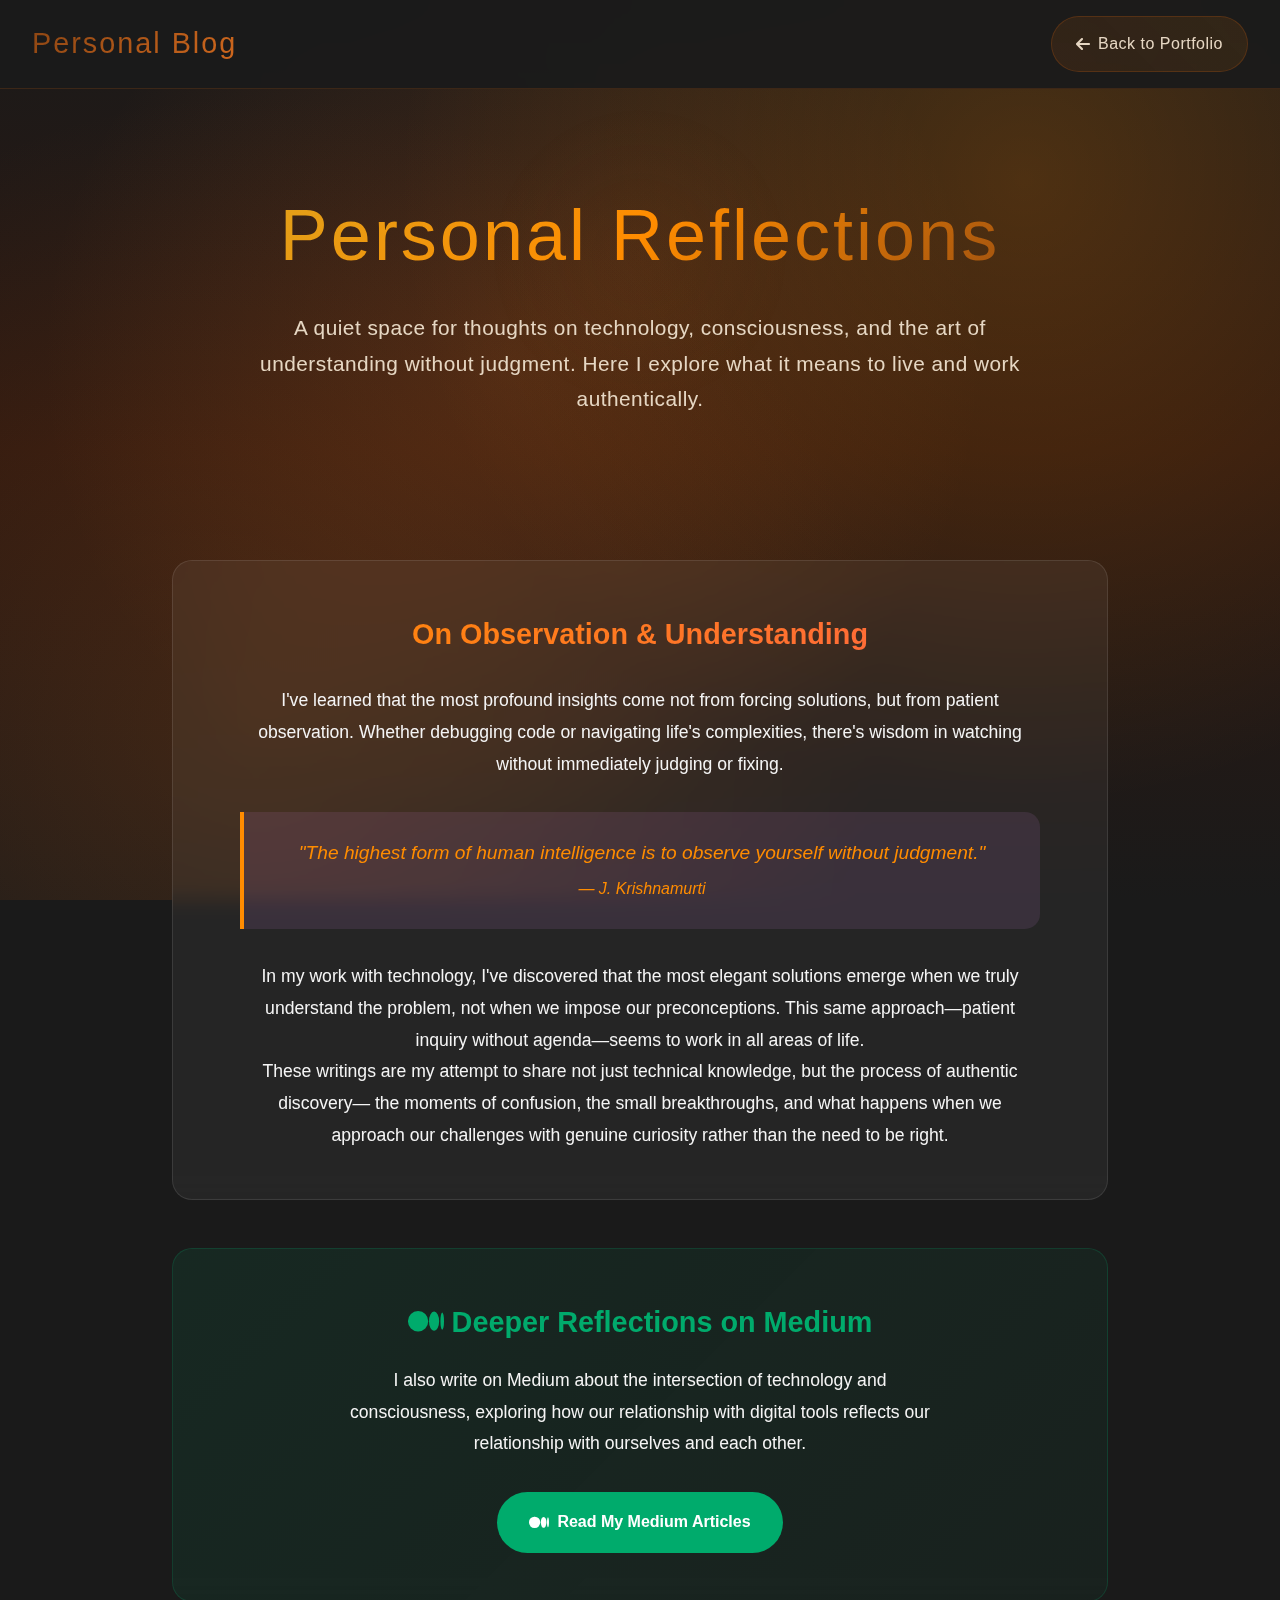
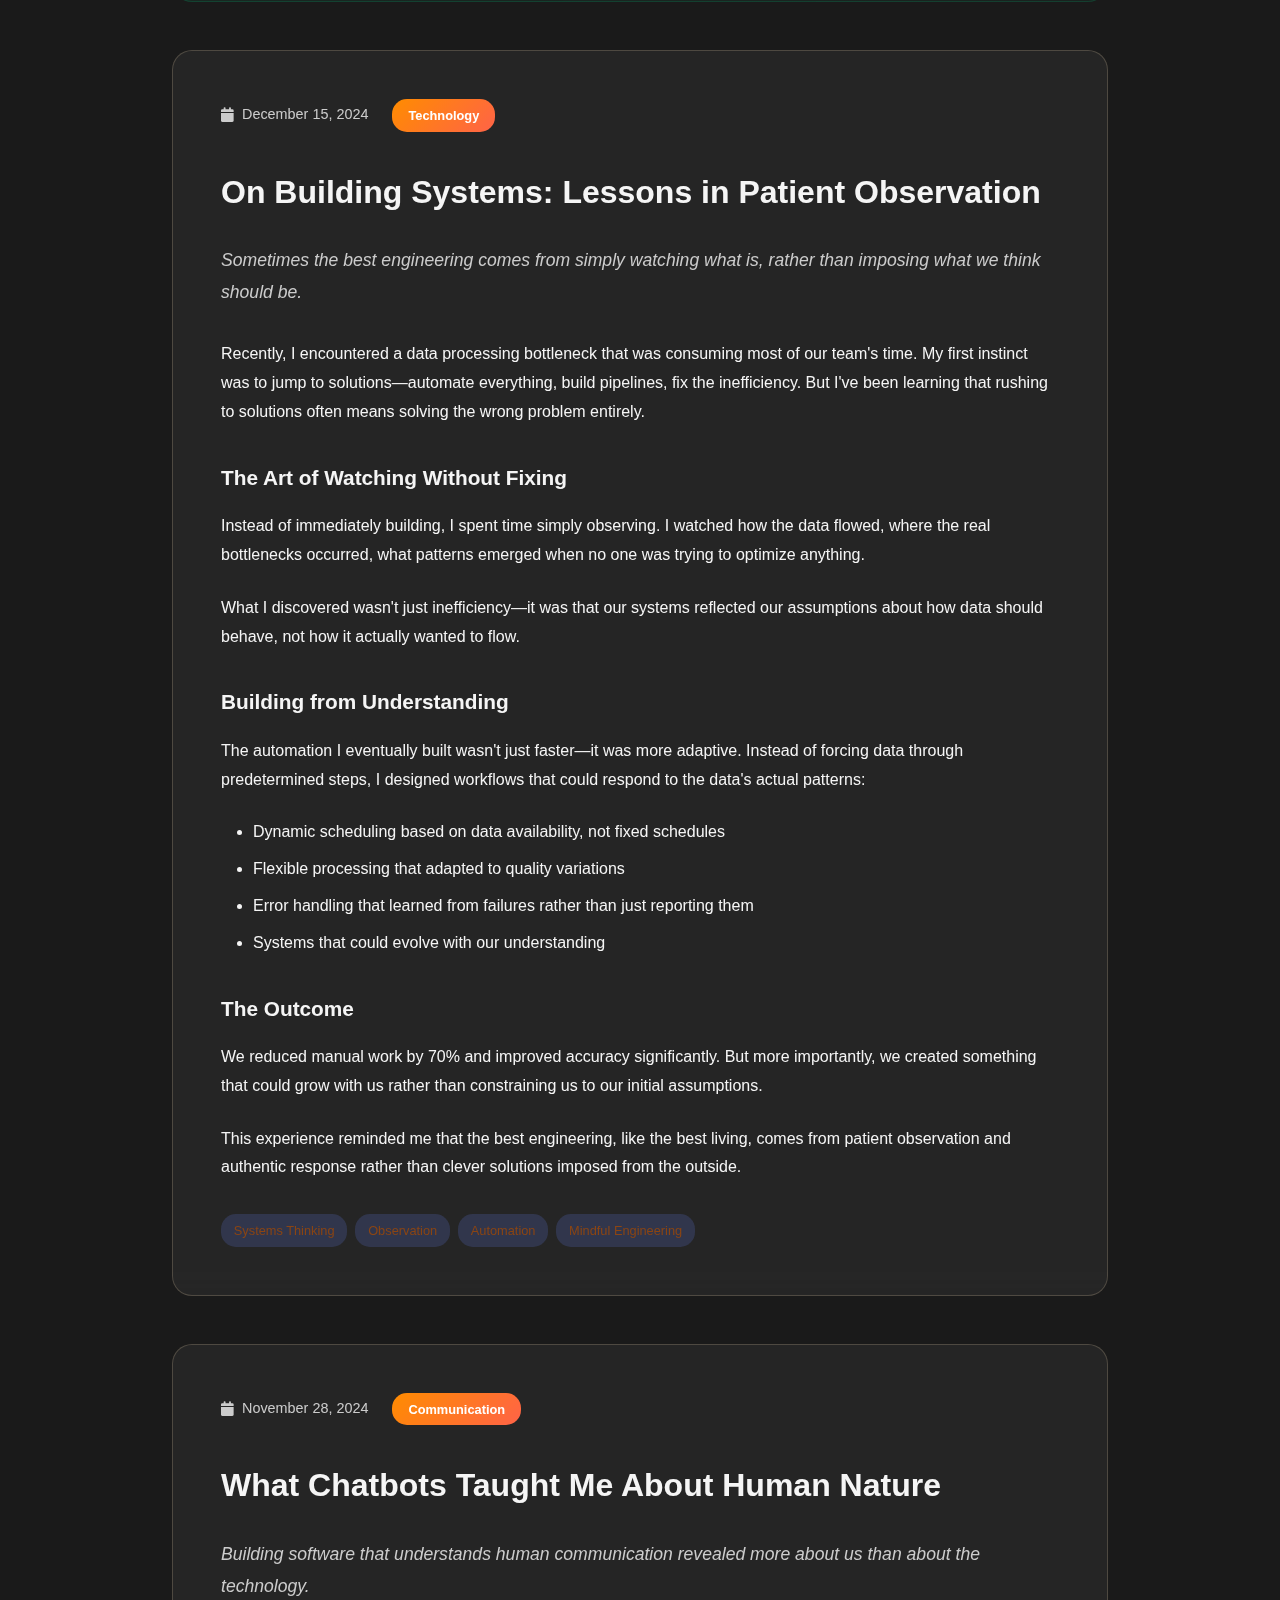
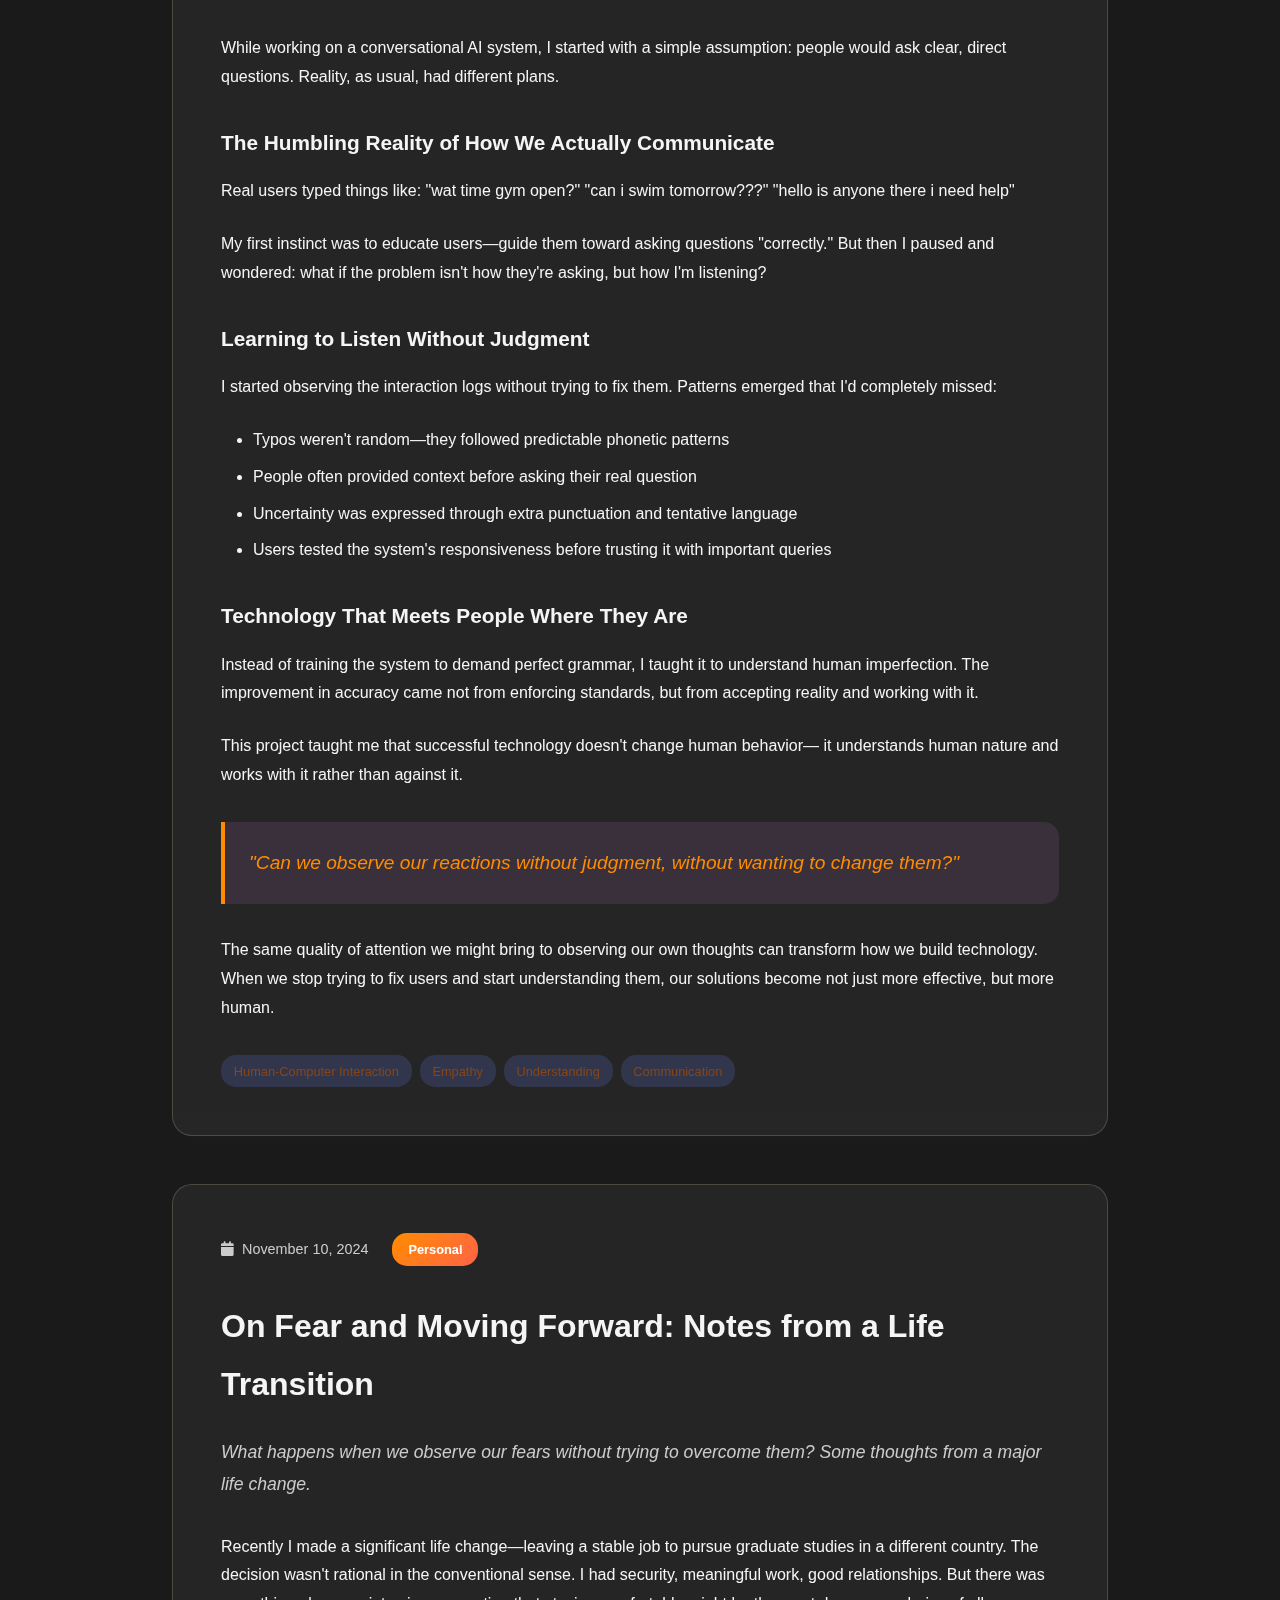
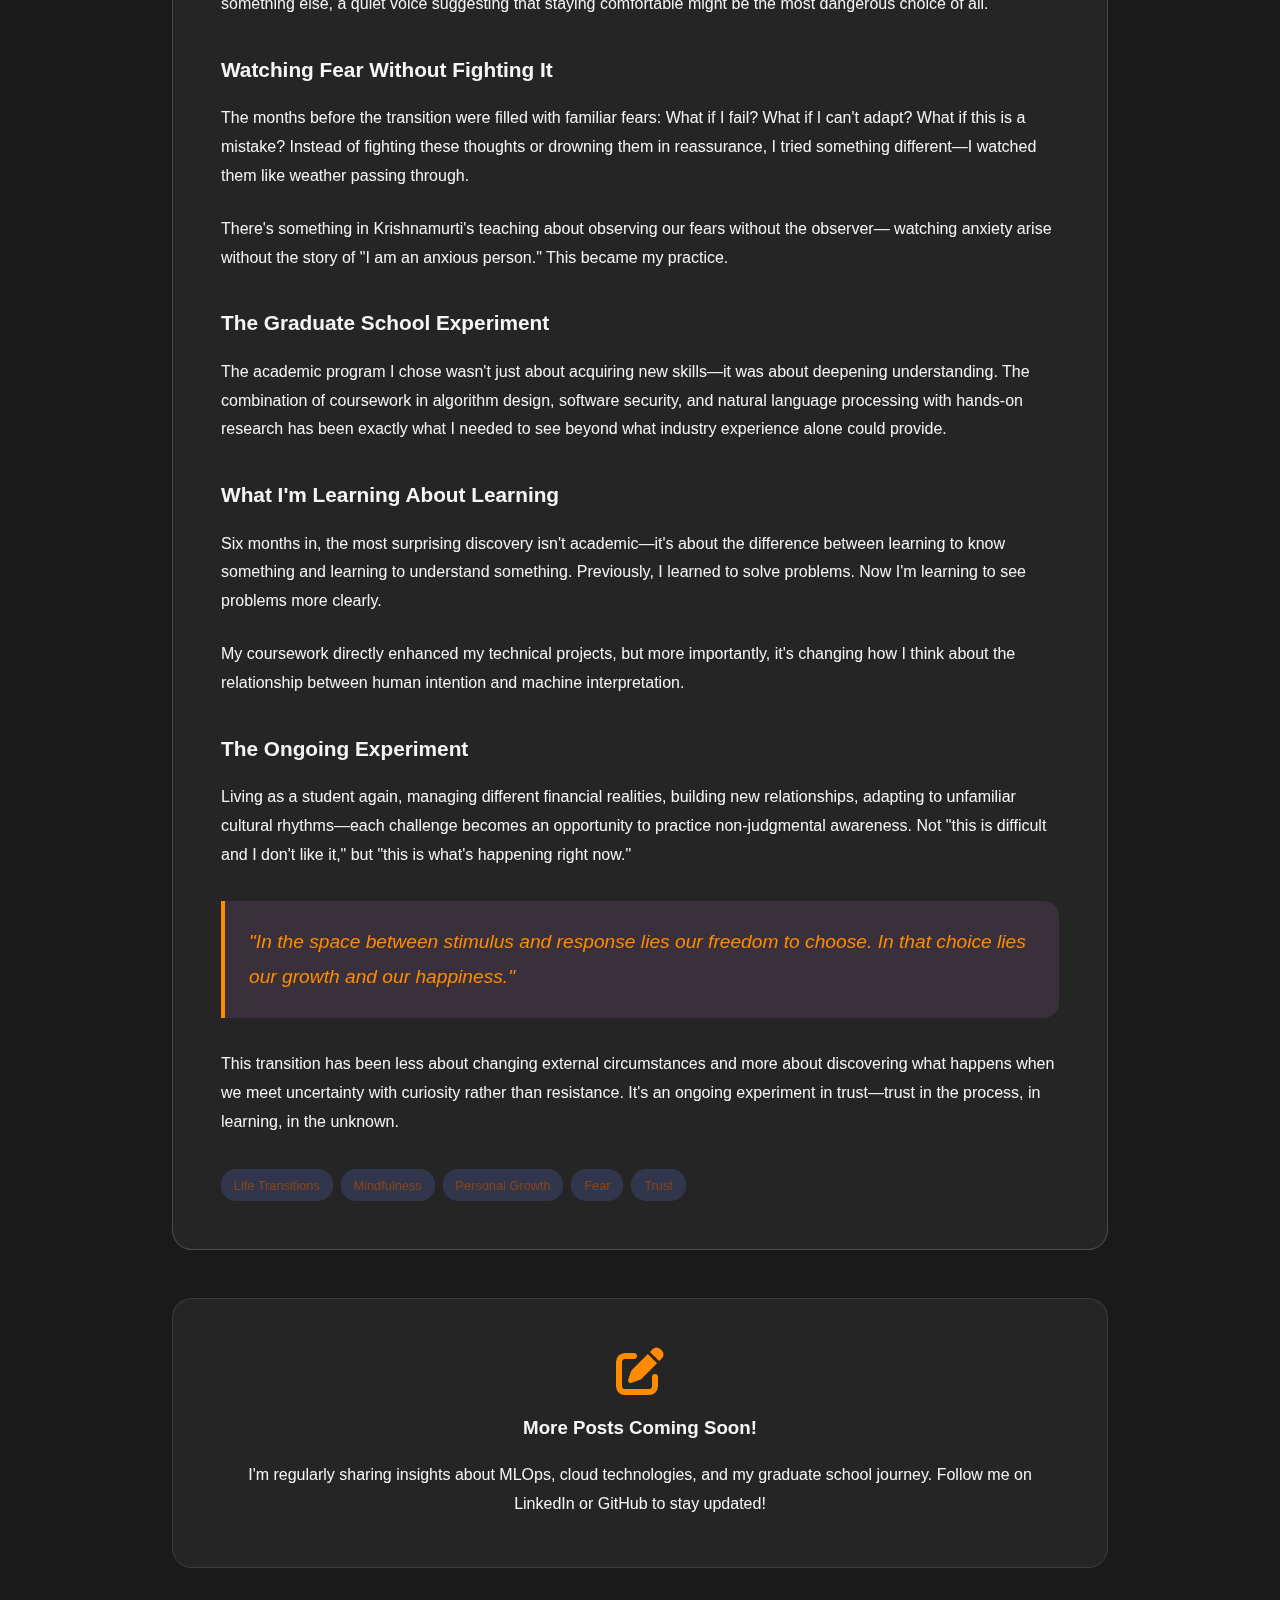
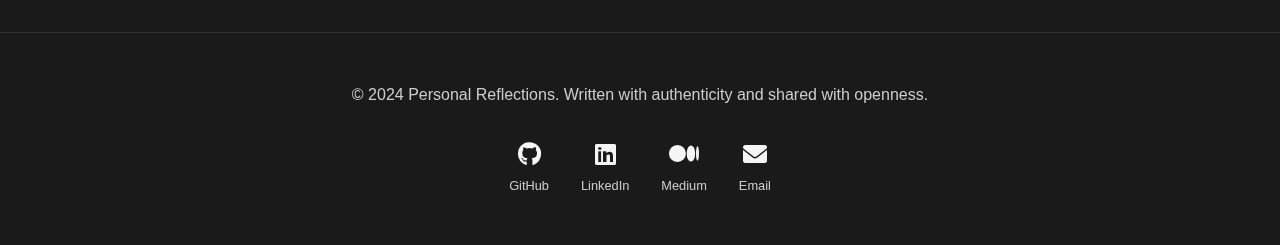
<file: blog.html>
<!DOCTYPE html>
<html lang="en">
<head>
    <meta charset="UTF-8">
    <meta name="viewport" content="width=device-width, initial-scale=1.0">
    <title>Personal Blog - Rama Krishna Reddy</title>
    <link href="https://cdnjs.cloudflare.com/ajax/libs/font-awesome/6.0.0/css/all.min.css" rel="stylesheet">
    <style>
        * {
            margin: 0;
            padding: 0;
            box-sizing: border-box;
        }

        :root {
            --primary-color: #8B4513;
            --secondary-color: #D2691E;
            --accent-color: #FF8C00;
            --dark-bg: #1a1a1a;
            --card-bg: rgba(255, 255, 255, 0.05);
            --text-light: #f5f5f5;
            --text-muted: #cccccc;
            --text-warm: #E6D7C3;
            --gradient-1: linear-gradient(135deg, #8B4513 0%, #D2691E 100%);
            --gradient-2: linear-gradient(135deg, #FF8C00 0%, #FF6347 100%);
            --gradient-3: linear-gradient(135deg, #CD853F 0%, #DEB887 100%);
            --golden: #DAA520;
            --warm-white: #FAF7F2;
        }

        * {
            margin: 0;
            padding: 0;
            box-sizing: border-box;
        }

        body {
            font-family: 'Segoe UI', Tahoma, Geneva, Verdana, sans-serif;
            background: var(--dark-bg);
            color: var(--text-light);
            line-height: 1.8;
            overflow-x: hidden;
        }

        /* Spiritual Background */
        .bg-animation {
            position: fixed;
            top: 0;
            left: 0;
            width: 100%;
            height: 100%;
            z-index: -1;
            background: 
                radial-gradient(circle at 20% 80%, rgba(139, 69, 19, 0.3) 0%, transparent 50%),
                radial-gradient(circle at 80% 20%, rgba(255, 140, 0, 0.2) 0%, transparent 50%),
                radial-gradient(circle at 40% 40%, rgba(210, 105, 30, 0.2) 0%, transparent 50%),
                linear-gradient(180deg, #1a1a1a 0%, #2d1810 50%, #1a1a1a 100%);
            background-size: 100% 100%;
            animation: breathe 8s ease-in-out infinite;
        }

        @keyframes breathe {
            0%, 100% { opacity: 0.8; }
            50% { opacity: 1; }
        }

        @keyframes gradientShift {
            0% { background-position: 0% 50%; }
            50% { background-position: 100% 50%; }
            100% { background-position: 0% 50%; }
        }

        /* Navigation - Isha Style */
        nav {
            position: fixed;
            top: 0;
            width: 100%;
            padding: 1rem 0;
            background: rgba(26, 26, 26, 0.95);
            backdrop-filter: blur(20px);
            z-index: 1000;
            border-bottom: 1px solid rgba(139, 69, 19, 0.3);
        }

        .nav-container {
            max-width: 1400px;
            margin: 0 auto;
            display: flex;
            justify-content: space-between;
            align-items: center;
            padding: 0 2rem;
        }

        .logo {
            font-size: 1.8rem;
            font-weight: 300;
            background: var(--gradient-1);
            -webkit-background-clip: text;
            -webkit-text-fill-color: transparent;
            background-clip: text;
            letter-spacing: 2px;
        }

        .back-home {
            color: var(--text-warm);
            text-decoration: none;
            display: flex;
            align-items: center;
            gap: 0.5rem;
            padding: 0.8rem 1.5rem;
            border-radius: 30px;
            background: linear-gradient(45deg, rgba(139, 69, 19, 0.2), rgba(255, 140, 0, 0.1));
            border: 1px solid rgba(139, 69, 19, 0.4);
            transition: all 0.4s ease;
            font-weight: 300;
            letter-spacing: 0.5px;
        }

        .back-home:hover {
            background: linear-gradient(45deg, rgba(139, 69, 19, 0.4), rgba(255, 140, 0, 0.2));
            transform: translateY(-2px);
            box-shadow: 0 8px 25px rgba(139, 69, 19, 0.3);
        }

        /* Header - Spiritual & Elegant */
        .blog-header {
            padding: 12rem 2rem 6rem;
            text-align: center;
            max-width: 1000px;
            margin: 0 auto;
            position: relative;
        }

        .blog-header::before {
            content: '';
            position: absolute;
            top: 50%;
            left: 50%;
            transform: translate(-50%, -50%);
            width: 300px;
            height: 300px;
            background: radial-gradient(circle, rgba(139, 69, 19, 0.1) 0%, transparent 70%);
            border-radius: 50%;
            z-index: -1;
        }

        .blog-title {
            font-size: clamp(2.5rem, 8vw, 4.5rem);
            font-weight: 200;
            margin-bottom: 2rem;
            background: linear-gradient(135deg, var(--golden) 0%, var(--accent-color) 50%, var(--primary-color) 100%);
            -webkit-background-clip: text;
            -webkit-text-fill-color: transparent;
            background-clip: text;
            letter-spacing: 3px;
            line-height: 1.2;
        }

        .blog-subtitle {
            font-size: 1.3rem;
            color: var(--text-warm);
            max-width: 800px;
            margin: 0 auto;
            font-weight: 300;
            line-height: 1.7;
            letter-spacing: 0.5px;
        }

        /* Blog Container */
        .blog-container {
            max-width: 1000px;
            margin: 0 auto;
            padding: 0 2rem 4rem;
        }

        /* Blog Posts */
        .blog-post {
            background: var(--card-bg);
            backdrop-filter: blur(10px);
            border-radius: 20px;
            padding: 3rem;
            margin-bottom: 3rem;
            border: 1px solid rgba(245, 222, 179, 0.2);
            transition: all 0.3s ease;
        }

        .blog-post:hover {
            transform: translateY(-5px);
            box-shadow: 0 20px 40px rgba(139, 69, 19, 0.3);
        }

        .post-meta {
            display: flex;
            align-items: center;
            gap: 1.5rem;
            margin-bottom: 2rem;
            flex-wrap: wrap;
        }

        .post-date {
            display: flex;
            align-items: center;
            gap: 0.5rem;
            color: var(--text-muted);
            font-size: 0.9rem;
        }

        .post-category {
            background: var(--gradient-2);
            color: white;
            padding: 0.3rem 1rem;
            border-radius: 15px;
            font-size: 0.8rem;
            font-weight: 600;
        }

        .post-title {
            font-size: 2rem;
            font-weight: 700;
            margin-bottom: 1.5rem;
            color: var(--text-light);
        }

        .post-excerpt {
            font-size: 1.1rem;
            color: var(--text-muted);
            margin-bottom: 2rem;
            font-style: italic;
        }

        .post-content {
            color: var(--text-light);
            margin-bottom: 2rem;
        }

        .post-content h3 {
            color: var(--text-light);
            margin: 2rem 0 1rem;
            font-size: 1.3rem;
        }

        .post-content p {
            margin-bottom: 1.5rem;
        }

        .post-content ul, .post-content ol {
            margin: 1rem 0 1.5rem 2rem;
        }

        .post-content li {
            margin-bottom: 0.5rem;
        }

        .post-tags {
            display: flex;
            flex-wrap: wrap;
            gap: 0.5rem;
            margin-top: 2rem;
        }

        .tag {
            background: rgba(102, 126, 234, 0.2);
            color: var(--primary-color);
            padding: 0.3rem 0.8rem;
            border-radius: 15px;
            font-size: 0.8rem;
            font-weight: 500;
        }

        .read-more {
            color: var(--accent-color);
            text-decoration: none;
            font-weight: 600;
            display: inline-flex;
            align-items: center;
            gap: 0.5rem;
            transition: all 0.3s ease;
        }

        .read-more:hover {
            transform: translateX(5px);
        }

        /* Coming Soon */
        .coming-soon {
            text-align: center;
            padding: 3rem;
            background: var(--card-bg);
            backdrop-filter: blur(10px);
            border-radius: 20px;
            border: 1px solid rgba(255, 255, 255, 0.1);
            margin-top: 2rem;
        }

        .coming-soon i {
            font-size: 3rem;
            color: var(--accent-color);
            margin-bottom: 1rem;
        }

        .coming-soon h3 {
            color: var(--text-light);
            margin-bottom: 1rem;
        }

        /* Footer */
        .blog-footer {
            text-align: center;
            padding: 3rem 2rem;
            color: var(--text-muted);
            border-top: 1px solid rgba(255, 255, 255, 0.1);
        }

        .social-links {
            display: flex;
            justify-content: center;
            gap: 2rem;
            margin-top: 2rem;
        }

        .social-link {
            color: var(--text-light);
            font-size: 1.5rem;
            transition: all 0.3s ease;
            display: flex;
            flex-direction: column;
            align-items: center;
            gap: 0.5rem;
            text-decoration: none;
        }

        .social-link span {
            font-size: 0.8rem;
            opacity: 0.8;
        }

        .social-link:hover {
            color: var(--accent-color);
            transform: translateY(-3px);
        }

        .social-link.medium:hover {
            color: #00ab6c;
        }

        /* Philosophy Section */
        .philosophy-section {
            background: var(--card-bg);
            backdrop-filter: blur(10px);
            border-radius: 20px;
            padding: 3rem;
            margin: 3rem 0;
            border: 1px solid rgba(255, 255, 255, 0.1);
            text-align: center;
        }

        .philosophy-title {
            font-size: 1.8rem;
            font-weight: 700;
            margin-bottom: 1.5rem;
            background: var(--gradient-2);
            -webkit-background-clip: text;
            -webkit-text-fill-color: transparent;
            background-clip: text;
        }

        .philosophy-content {
            font-size: 1.1rem;
            line-height: 1.8;
            color: var(--text-light);
            max-width: 800px;
            margin: 0 auto;
        }

        .philosophy-quote {
            font-style: italic;
            font-size: 1.2rem;
            color: var(--accent-color);
            margin: 2rem 0;
            padding: 1.5rem;
            border-left: 4px solid var(--accent-color);
            background: rgba(240, 147, 251, 0.1);
            border-radius: 0 15px 15px 0;
        }

        /* Medium Integration */
        .medium-section {
            background: linear-gradient(135deg, rgba(0, 171, 108, 0.1) 0%, rgba(0, 171, 108, 0.05) 100%);
            backdrop-filter: blur(10px);
            border-radius: 20px;
            padding: 3rem;
            margin: 3rem 0;
            border: 1px solid rgba(0, 171, 108, 0.2);
            text-align: center;
        }

        .medium-title {
            font-size: 1.8rem;
            font-weight: 700;
            margin-bottom: 1rem;
            color: #00ab6c;
        }

        .medium-description {
            font-size: 1.1rem;
            color: var(--text-light);
            margin-bottom: 2rem;
            max-width: 600px;
            margin-left: auto;
            margin-right: auto;
        }

        .medium-btn {
            display: inline-flex;
            align-items: center;
            gap: 0.5rem;
            background: #00ab6c;
            color: white;
            padding: 1rem 2rem;
            border-radius: 50px;
            text-decoration: none;
            font-weight: 600;
            transition: all 0.3s ease;
        }

        .medium-btn:hover {
            background: #008f5a;
            transform: translateY(-3px);
            box-shadow: 0 10px 30px rgba(0, 171, 108, 0.3);
        }

        /* Responsive */
        @media (max-width: 768px) {
            .blog-header {
                padding: 6rem 1rem 3rem;
            }
            
            .blog-post {
                padding: 2rem;
            }
            
            .post-meta {
                gap: 1rem;
            }
            
            .post-title {
                font-size: 1.5rem;
            }
            
            .social-links {
                gap: 1.5rem;
            }
        }
    </style>
</head>
<body>
    <!-- Animated Background -->
    <div class="bg-animation"></div>

    <!-- Navigation -->
    <nav>
        <div class="nav-container">
            <div class="logo">Personal Blog</div>
            <a href="index.html" class="back-home">
                <i class="fas fa-arrow-left"></i>
                Back to Portfolio
            </a>
        </div>
    </nav>

    <!-- Header -->
    <div class="blog-header">
        <h1 class="blog-title">Personal Reflections</h1>
        <p class="blog-subtitle">
            A quiet space for thoughts on technology, consciousness, and the art of understanding 
            without judgment. Here I explore what it means to live and work authentically.
        </p>
    </div>

    <!-- Blog Container -->
    <div class="blog-container">

        <!-- Philosophy Section -->
        <div class="philosophy-section">
            <h2 class="philosophy-title">On Observation & Understanding</h2>
            <div class="philosophy-content">
                <p>
                    I've learned that the most profound insights come not from forcing solutions, but from patient observation. 
                    Whether debugging code or navigating life's complexities, there's wisdom in watching without immediately judging or fixing.
                </p>
                
                <div class="philosophy-quote">
                    "The highest form of human intelligence is to observe yourself without judgment."
                    <br><small>— J. Krishnamurti</small>
                </div>
                
                <p>
                    In my work with technology, I've discovered that the most elegant solutions emerge when we truly understand the problem, 
                    not when we impose our preconceptions. This same approach—patient inquiry without agenda—seems to work in all areas of life.
                </p>
                
                <p>
                    These writings are my attempt to share not just technical knowledge, but the process of authentic discovery—
                    the moments of confusion, the small breakthroughs, and what happens when we approach our challenges with genuine curiosity 
                    rather than the need to be right.
                </p>
            </div>
        </div>

        <!-- Medium Integration -->
        <div class="medium-section">
            <h2 class="medium-title">
                <i class="fab fa-medium"></i>
                Deeper Reflections on Medium
            </h2>
            <p class="medium-description">
                I also write on Medium about the intersection of technology and consciousness, 
                exploring how our relationship with digital tools reflects our relationship with ourselves and each other.
            </p>
            <a href="https://medium.com/@ramakrishnareddy731" class="medium-btn" target="_blank">
                <i class="fab fa-medium"></i>
                Read My Medium Articles
            </a>
        </div>
        
        <!-- Blog Post 1 -->
        <article class="blog-post">
            <div class="post-meta">
                <div class="post-date">
                    <i class="fas fa-calendar"></i>
                    <span>December 15, 2024</span>
                </div>
                <span class="post-category">Technology</span>
            </div>
            
            <h2 class="post-title">On Building Systems: Lessons in Patient Observation</h2>
            
            <p class="post-excerpt">
                Sometimes the best engineering comes from simply watching what is, rather than imposing what we think should be.
            </p>
            
            <div class="post-content">
                <p>
                    Recently, I encountered a data processing bottleneck that was consuming most of our team's time. 
                    My first instinct was to jump to solutions—automate everything, build pipelines, fix the inefficiency. 
                    But I've been learning that rushing to solutions often means solving the wrong problem entirely.
                </p>
                
                <h3>The Art of Watching Without Fixing</h3>
                <p>
                    Instead of immediately building, I spent time simply observing. I watched how the data flowed, 
                    where the real bottlenecks occurred, what patterns emerged when no one was trying to optimize anything.
                </p>
                
                <p>
                    What I discovered wasn't just inefficiency—it was that our systems reflected our assumptions 
                    about how data should behave, not how it actually wanted to flow.
                </p>
                
                <h3>Building from Understanding</h3>
                <p>
                    The automation I eventually built wasn't just faster—it was more adaptive. Instead of forcing 
                    data through predetermined steps, I designed workflows that could respond to the data's actual patterns:
                </p>
                <ul>
                    <li>Dynamic scheduling based on data availability, not fixed schedules</li>
                    <li>Flexible processing that adapted to quality variations</li>
                    <li>Error handling that learned from failures rather than just reporting them</li>
                    <li>Systems that could evolve with our understanding</li>
                </ul>
                
                <h3>The Outcome</h3>
                <p>
                    We reduced manual work by 70% and improved accuracy significantly. But more importantly, 
                    we created something that could grow with us rather than constraining us to our initial assumptions.
                </p>
                
                <p>
                    This experience reminded me that the best engineering, like the best living, comes from patient observation 
                    and authentic response rather than clever solutions imposed from the outside.
                </p>
            </div>
            
            <div class="post-tags">
                <span class="tag">Systems Thinking</span>
                <span class="tag">Observation</span>
                <span class="tag">Automation</span>
                <span class="tag">Mindful Engineering</span>
            </div>
        </article>

        <!-- Blog Post 2 -->
        <article class="blog-post">
            <div class="post-meta">
                <div class="post-date">
                    <i class="fas fa-calendar"></i>
                    <span>November 28, 2024</span>
                </div>
                <span class="post-category">Communication</span>
            </div>
            
            <h2 class="post-title">What Chatbots Taught Me About Human Nature</h2>
            
            <p class="post-excerpt">
                Building software that understands human communication revealed more about us than about the technology.
            </p>
            
            <div class="post-content">
                <p>
                    While working on a conversational AI system, I started with a simple assumption: people would ask clear, direct questions. 
                    Reality, as usual, had different plans.
                </p>
                
                <h3>The Humbling Reality of How We Actually Communicate</h3>
                <p>
                    Real users typed things like: "wat time gym open?" "can i swim tomorrow???" "hello is anyone there i need help"
                </p>
                
                <p>
                    My first instinct was to educate users—guide them toward asking questions "correctly." 
                    But then I paused and wondered: what if the problem isn't how they're asking, but how I'm listening?
                </p>
                
                <h3>Learning to Listen Without Judgment</h3>
                <p>
                    I started observing the interaction logs without trying to fix them. Patterns emerged that I'd completely missed:
                </p>
                <ul>
                    <li>Typos weren't random—they followed predictable phonetic patterns</li>
                    <li>People often provided context before asking their real question</li>
                    <li>Uncertainty was expressed through extra punctuation and tentative language</li>
                    <li>Users tested the system's responsiveness before trusting it with important queries</li>
                </ul>
                
                <h3>Technology That Meets People Where They Are</h3>
                <p>
                    Instead of training the system to demand perfect grammar, I taught it to understand human imperfection. 
                    The improvement in accuracy came not from enforcing standards, but from accepting reality and working with it.
                </p>
                
                <p>
                    This project taught me that successful technology doesn't change human behavior—
                    it understands human nature and works with it rather than against it.
                </p>
                
                <div class="philosophy-quote">
                    "Can we observe our reactions without judgment, without wanting to change them?"
                </div>
                
                <p>
                    The same quality of attention we might bring to observing our own thoughts can transform how we build technology. 
                    When we stop trying to fix users and start understanding them, our solutions become not just more effective, but more human.
                </p>
            </div>
            
            <div class="post-tags">
                <span class="tag">Human-Computer Interaction</span>
                <span class="tag">Empathy</span>
                <span class="tag">Understanding</span>
                <span class="tag">Communication</span>
            </div>
        </article>

        <!-- Blog Post 3 -->
        <article class="blog-post">
            <div class="post-meta">
                <div class="post-date">
                    <i class="fas fa-calendar"></i>
                    <span>November 10, 2024</span>
                </div>
                <span class="post-category">Personal</span>
            </div>
            
            <h2 class="post-title">On Fear and Moving Forward: Notes from a Life Transition</h2>
            
            <p class="post-excerpt">
                What happens when we observe our fears without trying to overcome them? 
                Some thoughts from a major life change.
            </p>
            
            <div class="post-content">
                <p>
                    Recently I made a significant life change—leaving a stable job to pursue graduate studies in a different country. 
                    The decision wasn't rational in the conventional sense. I had security, meaningful work, good relationships. 
                    But there was something else, a quiet voice suggesting that staying comfortable might be the most dangerous choice of all.
                </p>
                
                <h3>Watching Fear Without Fighting It</h3>
                <p>
                    The months before the transition were filled with familiar fears: What if I fail? What if I can't adapt? 
                    What if this is a mistake? Instead of fighting these thoughts or drowning them in reassurance, 
                    I tried something different—I watched them like weather passing through.
                </p>
                
                <p>
                    There's something in Krishnamurti's teaching about observing our fears without the observer—
                    watching anxiety arise without the story of "I am an anxious person." This became my practice.
                </p>
                
                <h3>The Graduate School Experiment</h3>
                <p>
                    The academic program I chose wasn't just about acquiring new skills—it was about deepening understanding. 
                    The combination of coursework in algorithm design, software security, and natural language processing 
                    with hands-on research has been exactly what I needed to see beyond what industry experience alone could provide.
                </p>
                
                <h3>What I'm Learning About Learning</h3>
                <p>
                    Six months in, the most surprising discovery isn't academic—it's about the difference between 
                    learning to know something and learning to understand something. Previously, I learned to solve problems. 
                    Now I'm learning to see problems more clearly.
                </p>
                
                <p>
                    My coursework directly enhanced my technical projects, but more importantly, 
                    it's changing how I think about the relationship between human intention and machine interpretation.
                </p>
                
                <h3>The Ongoing Experiment</h3>
                <p>
                    Living as a student again, managing different financial realities, building new relationships, 
                    adapting to unfamiliar cultural rhythms—each challenge becomes an opportunity to practice non-judgmental awareness. 
                    Not "this is difficult and I don't like it," but "this is what's happening right now."
                </p>
                
                <div class="philosophy-quote">
                    "In the space between stimulus and response lies our freedom to choose. 
                    In that choice lies our growth and our happiness."
                </div>
                
                <p>
                    This transition has been less about changing external circumstances and more about 
                    discovering what happens when we meet uncertainty with curiosity rather than resistance. 
                    It's an ongoing experiment in trust—trust in the process, in learning, in the unknown.
                </p>
            </div>
            
            <div class="post-tags">
                <span class="tag">Life Transitions</span>
                <span class="tag">Mindfulness</span>
                <span class="tag">Personal Growth</span>
                <span class="tag">Fear</span>
                <span class="tag">Trust</span>
            </div>
        </article>

        <!-- Coming Soon -->
        <div class="coming-soon">
            <i class="fas fa-edit"></i>
            <h3>More Posts Coming Soon!</h3>
            <p>I'm regularly sharing insights about MLOps, cloud technologies, and my graduate school journey. 
            Follow me on LinkedIn or GitHub to stay updated!</p>
        </div>

    </div>

    <!-- Footer -->
    <div class="blog-footer">
        <p>&copy; 2024 Personal Reflections. Written with authenticity and shared with openness.</p>
        <div class="social-links">
            <a href="https://github.com/ramakrishna8048" class="social-link" target="_blank">
                <i class="fab fa-github"></i>
                <span>GitHub</span>
            </a>
            <a href="https://linkedin.com/in/ramakrishna-reddy" class="social-link" target="_blank">
                <i class="fab fa-linkedin"></i>
                <span>LinkedIn</span>
            </a>
            <a href="https://medium.com/@ramakrishnareddy731" class="social-link medium" target="_blank">
                <i class="fab fa-medium"></i>
                <span>Medium</span>
            </a>
            <a href="mailto:ramakrishnareddy731@gmail.com" class="social-link">
                <i class="fas fa-envelope"></i>
                <span>Email</span>
            </a>
        </div>
    </div>

</body>
</html>
</file>
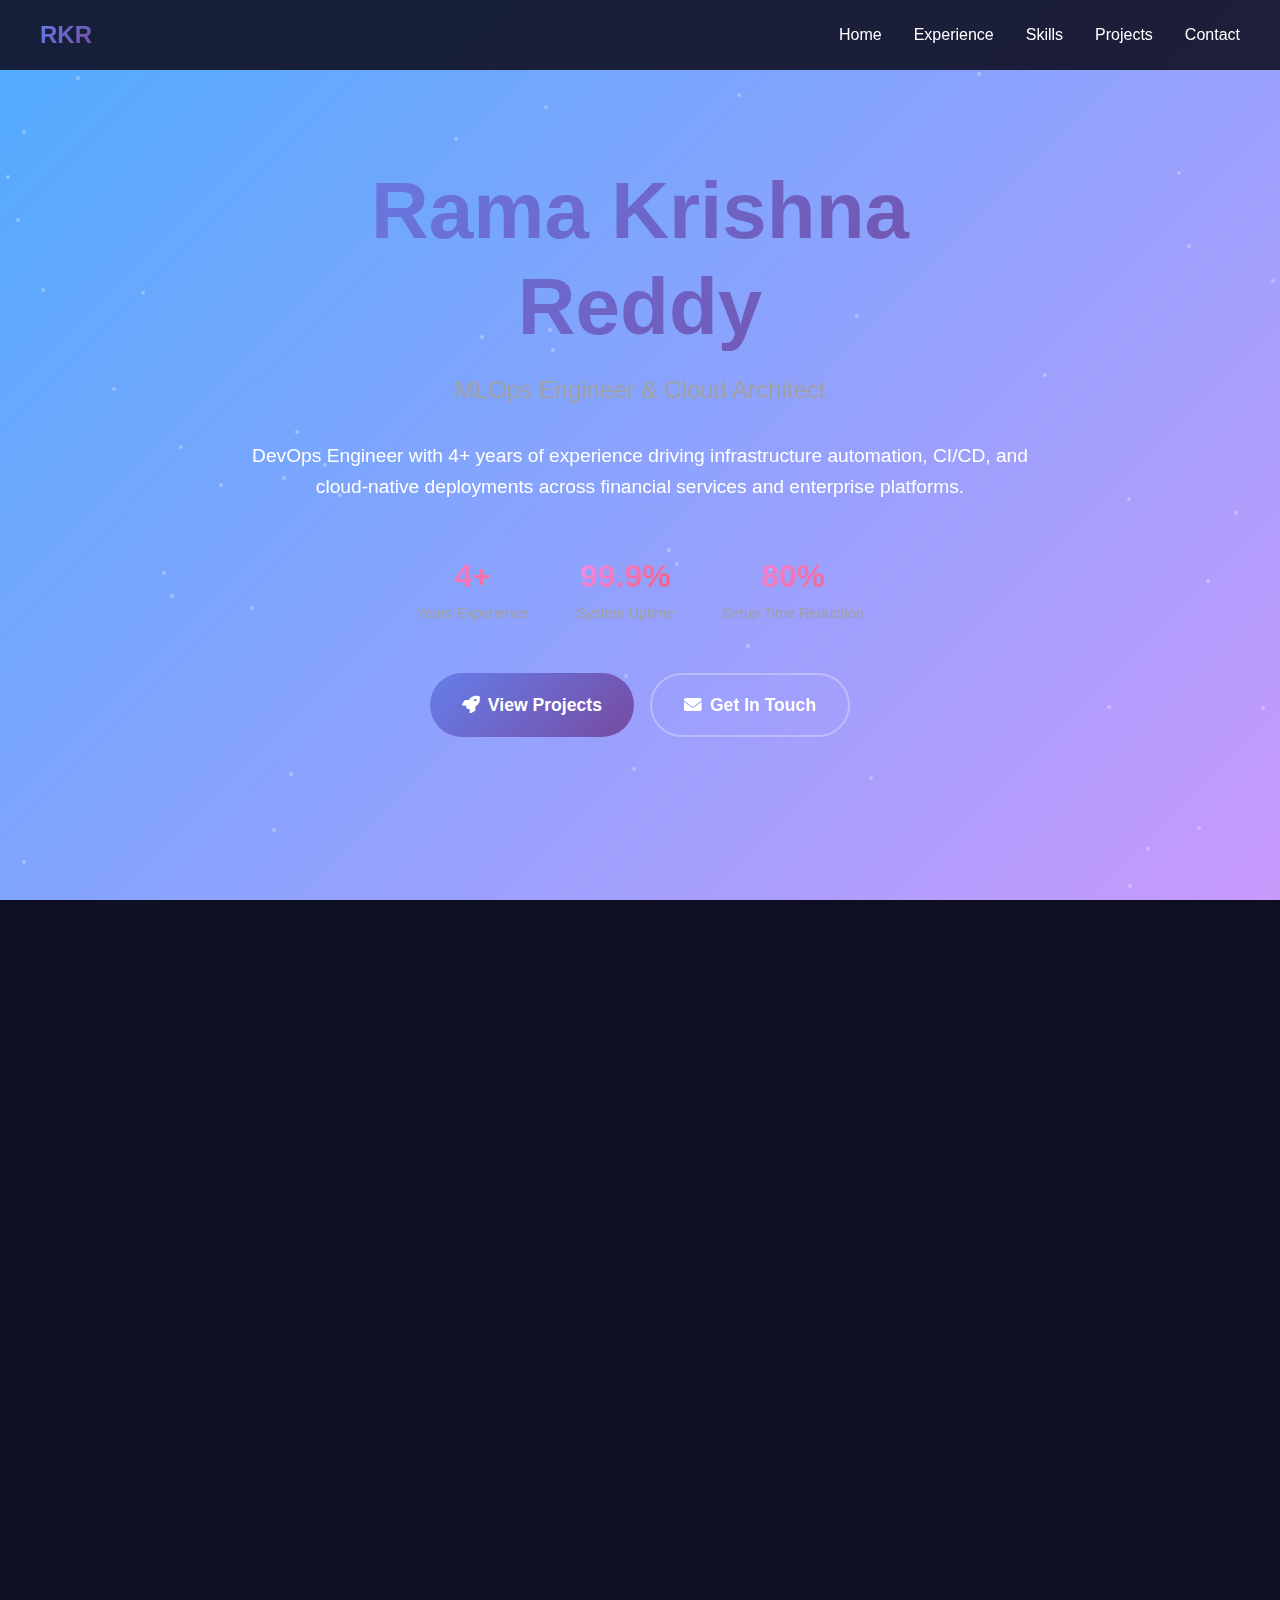
<file: github_portfolio_new.html>
<!DOCTYPE html>
<html lang="en">
<head>
    <meta charset="UTF-8">
    <meta name="viewport" content="width=device-width, initial-scale=1.0">
    <title>Rama Krishna Reddy - MLOps Engineer</title>
    <link href="https://cdnjs.cloudflare.com/ajax/libs/font-awesome/6.0.0/css/all.min.css" rel="stylesheet">
    <style>
        * {
            margin: 0;
            padding: 0;
            box-sizing: border-box;
        }

        :root {
            --primary-color: #667eea;
            --secondary-color: #764ba2;
            --accent-color: #f093fb;
            --dark-bg: #0f0f23;
            --card-bg: rgba(255, 255, 255, 0.1);
            --text-light: #ffffff;
            --text-muted: #a0a0a0;
            --gradient-1: linear-gradient(135deg, #667eea 0%, #764ba2 100%);
            --gradient-2: linear-gradient(135deg, #f093fb 0%, #f5576c 100%);
            --gradient-3: linear-gradient(135deg, #4facfe 0%, #00f2fe 100%);
        }

        body {
            font-family: 'Inter', -apple-system, BlinkMacSystemFont, sans-serif;
            background: var(--dark-bg);
            color: var(--text-light);
            line-height: 1.6;
            overflow-x: hidden;
        }

        /* Animated Background */
        .bg-animation {
            position: fixed;
            top: 0;
            left: 0;
            width: 100%;
            height: 100%;
            z-index: -1;
            background: linear-gradient(-45deg, #667eea, #764ba2, #f093fb, #4facfe);
            background-size: 400% 400%;
            animation: gradientShift 15s ease infinite;
        }

        @keyframes gradientShift {
            0% { background-position: 0% 50%; }
            50% { background-position: 100% 50%; }
            100% { background-position: 0% 50%; }
        }

        /* Floating particles */
        .particles {
            position: fixed;
            top: 0;
            left: 0;
            width: 100%;
            height: 100%;
            z-index: -1;
        }

        .particle {
            position: absolute;
            width: 4px;
            height: 4px;
            background: rgba(255, 255, 255, 0.3);
            border-radius: 50%;
            animation: float 6s ease-in-out infinite;
        }

        @keyframes float {
            0%, 100% { transform: translateY(0px) rotate(0deg); opacity: 0.3; }
            50% { transform: translateY(-20px) rotate(180deg); opacity: 1; }
        }

        /* Navigation */
        nav {
            position: fixed;
            top: 0;
            width: 100%;
            padding: 1rem 2rem;
            background: rgba(15, 15, 35, 0.9);
            backdrop-filter: blur(10px);
            z-index: 1000;
            transition: all 0.3s ease;
        }

        .nav-container {
            max-width: 1200px;
            margin: 0 auto;
            display: flex;
            justify-content: space-between;
            align-items: center;
        }

        .logo {
            font-size: 1.5rem;
            font-weight: 700;
            background: var(--gradient-1);
            -webkit-background-clip: text;
            -webkit-text-fill-color: transparent;
            background-clip: text;
        }

        .nav-links {
            display: flex;
            list-style: none;
            gap: 2rem;
        }

        .nav-links a {
            color: var(--text-light);
            text-decoration: none;
            transition: all 0.3s ease;
            position: relative;
        }

        .nav-links a:hover {
            color: var(--accent-color);
        }

        .nav-links a::after {
            content: '';
            position: absolute;
            bottom: -5px;
            left: 0;
            width: 0;
            height: 2px;
            background: var(--gradient-1);
            transition: width 0.3s ease;
        }

        .nav-links a:hover::after {
            width: 100%;
        }

        /* Hero Section */
        .hero {
            min-height: 100vh;
            display: flex;
            align-items: center;
            justify-content: center;
            text-align: center;
            position: relative;
            padding: 0 2rem;
        }

        .hero-content {
            max-width: 800px;
            animation: slideUp 1s ease-out;
        }

        @keyframes slideUp {
            from { opacity: 0; transform: translateY(50px); }
            to { opacity: 1; transform: translateY(0); }
        }

        .hero h1 {
            font-size: clamp(2.5rem, 8vw, 5rem);
            font-weight: 800;
            margin-bottom: 1rem;
            background: var(--gradient-1);
            -webkit-background-clip: text;
            -webkit-text-fill-color: transparent;
            background-clip: text;
            line-height: 1.2;
        }

        .hero-subtitle {
            font-size: 1.5rem;
            color: var(--text-muted);
            margin-bottom: 2rem;
            animation: slideUp 1s ease-out 0.2s both;
        }

        .hero-description {
            font-size: 1.2rem;
            margin-bottom: 3rem;
            color: var(--text-light);
            animation: slideUp 1s ease-out 0.4s both;
        }

        .hero-stats {
            display: flex;
            justify-content: center;
            gap: 3rem;
            margin-bottom: 3rem;
            animation: slideUp 1s ease-out 0.5s both;
            flex-wrap: wrap;
        }

        .hero-stat {
            text-align: center;
        }

        .hero-stat-number {
            font-size: 2rem;
            font-weight: 800;
            background: var(--gradient-2);
            -webkit-background-clip: text;
            -webkit-text-fill-color: transparent;
            background-clip: text;
        }

        .hero-stat-label {
            color: var(--text-muted);
            font-size: 0.9rem;
        }

        .cta-buttons {
            display: flex;
            gap: 1rem;
            justify-content: center;
            flex-wrap: wrap;
            animation: slideUp 1s ease-out 0.6s both;
        }

        .btn {
            padding: 1rem 2rem;
            border: none;
            border-radius: 50px;
            font-size: 1.1rem;
            font-weight: 600;
            text-decoration: none;
            display: inline-flex;
            align-items: center;
            gap: 0.5rem;
            transition: all 0.3s ease;
            cursor: pointer;
        }

        .btn-primary {
            background: var(--gradient-1);
            color: white;
            transform: translateY(0);
        }

        .btn-primary:hover {
            transform: translateY(-3px);
            box-shadow: 0 10px 30px rgba(102, 126, 234, 0.4);
        }

        .btn-secondary {
            background: transparent;
            color: var(--text-light);
            border: 2px solid rgba(255, 255, 255, 0.3);
        }

        .btn-secondary:hover {
            background: rgba(255, 255, 255, 0.1);
            transform: translateY(-3px);
        }

        /* Sections */
        section {
            padding: 5rem 2rem;
            max-width: 1200px;
            margin: 0 auto;
        }

        .section-title {
            font-size: 2.5rem;
            font-weight: 700;
            text-align: center;
            margin-bottom: 3rem;
            background: var(--gradient-1);
            -webkit-background-clip: text;
            -webkit-text-fill-color: transparent;
            background-clip: text;
        }

        /* Timeline Styles */
        .timeline {
            position: relative;
            max-width: 900px;
            margin: 0 auto;
            padding: 2rem 0;
        }

        .timeline::before {
            content: '';
            position: absolute;
            left: 50%;
            top: 0;
            bottom: 0;
            width: 4px;
            background: var(--gradient-1);
            transform: translateX(-50%);
        }

        .timeline-item {
            position: relative;
            margin: 3rem 0;
            opacity: 0;
            animation: slideInTimeline 0.6s ease forwards;
        }

        .timeline-item:nth-child(odd) {
            padding-right: 50%;
            text-align: right;
        }

        .timeline-item:nth-child(even) {
            padding-left: 50%;
            text-align: left;
        }

        .timeline-marker {
            position: absolute;
            left: 50%;
            top: 1.5rem;
            width: 20px;
            height: 20px;
            background: var(--gradient-2);
            border-radius: 50%;
            transform: translateX(-50%);
            border: 4px solid var(--dark-bg);
            z-index: 2;
        }

        .timeline-content {
            background: var(--card-bg);
            border-radius: 15px;
            padding: 2rem;
            backdrop-filter: blur(10px);
            border: 1px solid rgba(255, 255, 255, 0.1);
            transition: all 0.3s ease;
        }

        .timeline-content:hover {
            transform: translateY(-5px);
            box-shadow: 0 15px 35px rgba(0, 0, 0, 0.3);
        }

        .timeline-date {
            color: var(--accent-color);
            font-weight: 600;
            font-size: 0.9rem;
            margin-bottom: 0.5rem;
        }

        .timeline-content h3 {
            font-size: 1.3rem;
            margin-bottom: 0.5rem;
            color: var(--text-light);
        }

        .timeline-content h4 {
            color: var(--text-muted);
            margin-bottom: 1rem;
            font-weight: 500;
        }

        .timeline-skills {
            display: flex;
            flex-wrap: wrap;
            gap: 0.5rem;
            margin-top: 1rem;
        }

        .timeline-tag {
            background: rgba(102, 126, 234, 0.2);
            color: var(--primary-color);
            padding: 0.3rem 0.8rem;
            border-radius: 15px;
            font-size: 0.8rem;
            font-weight: 500;
        }

        @keyframes slideInTimeline {
            from { opacity: 0; transform: translateY(30px); }
            to { opacity: 1; transform: translateY(0); }
        }

        /* Skills Section */
        .skills-grid {
            display: grid;
            grid-template-columns: repeat(auto-fit, minmax(300px, 1fr));
            gap: 2rem;
            margin-top: 3rem;
        }

        .skill-category {
            background: var(--card-bg);
            backdrop-filter: blur(10px);
            border-radius: 20px;
            padding: 2rem;
            border: 1px solid rgba(255, 255, 255, 0.1);
            transition: all 0.3s ease;
            position: relative;
            overflow: hidden;
        }

        .skill-category::before {
            content: '';
            position: absolute;
            top: 0;
            left: 0;
            width: 100%;
            height: 4px;
            background: var(--gradient-1);
        }

        .skill-category:hover {
            transform: translateY(-10px);
            box-shadow: 0 20px 40px rgba(0, 0, 0, 0.3);
        }

        .skill-category h3 {
            font-size: 1.5rem;
            margin-bottom: 1rem;
            display: flex;
            align-items: center;
            gap: 0.5rem;
        }

        .skill-category i {
            font-size: 1.8rem;
            background: var(--gradient-2);
            -webkit-background-clip: text;
            -webkit-text-fill-color: transparent;
            background-clip: text;
        }

        .skill-tags {
            display: flex;
            flex-wrap: wrap;
            gap: 0.5rem;
        }

        .skill-tag {
            background: rgba(102, 126, 234, 0.2);
            color: var(--text-light);
            padding: 0.5rem 1rem;
            border-radius: 25px;
            font-size: 0.9rem;
            font-weight: 500;
            border: 1px solid rgba(102, 126, 234, 0.3);
            transition: all 0.3s ease;
        }

        .skill-tag:hover {
            background: rgba(102, 126, 234, 0.4);
            transform: scale(1.05);
        }

        /* Projects Section */
        .projects-grid {
            display: grid;
            grid-template-columns: repeat(auto-fit, minmax(400px, 1fr));
            gap: 2rem;
            margin-top: 3rem;
        }

        .project-card {
            background: var(--card-bg);
            backdrop-filter: blur(10px);
            border-radius: 20px;
            padding: 2rem;
            border: 1px solid rgba(255, 255, 255, 0.1);
            transition: all 0.3s ease;
            position: relative;
            overflow: hidden;
        }

        .project-card::before {
            content: '';
            position: absolute;
            top: 0;
            left: 0;
            width: 100%;
            height: 100%;
            background: var(--gradient-3);
            opacity: 0;
            transition: opacity 0.3s ease;
            z-index: -1;
        }

        .project-card:hover::before {
            opacity: 0.1;
        }

        .project-card:hover {
            transform: translateY(-10px);
            box-shadow: 0 25px 50px rgba(0, 0, 0, 0.3);
        }

        .project-header {
            display: flex;
            align-items: center;
            gap: 1rem;
            margin-bottom: 1rem;
        }

        .project-icon {
            width: 60px;
            height: 60px;
            background: var(--gradient-2);
            border-radius: 15px;
            display: flex;
            align-items: center;
            justify-content: center;
            font-size: 2rem;
            color: white;
        }

        .project-card h3 {
            font-size: 1.5rem;
            font-weight: 700;
        }

        .project-description {
            color: var(--text-muted);
            margin-bottom: 1.5rem;
            line-height: 1.6;
        }

        .project-tech {
            display: flex;
            flex-wrap: wrap;
            gap: 0.5rem;
            margin-bottom: 1.5rem;
        }

        .tech-tag {
            background: rgba(240, 147, 251, 0.2);
            color: var(--accent-color);
            padding: 0.3rem 0.8rem;
            border-radius: 15px;
            font-size: 0.8rem;
            font-weight: 500;
        }

        .project-links {
            display: flex;
            gap: 1rem;
        }

        .project-link {
            color: var(--text-light);
            text-decoration: none;
            display: flex;
            align-items: center;
            gap: 0.5rem;
            font-weight: 500;
            transition: all 0.3s ease;
        }

        .project-link:hover {
            color: var(--accent-color);
            transform: translateX(5px);
        }

        /* Achievements & Education Section */
        .achievements {
            background: var(--card-bg);
            backdrop-filter: blur(10px);
            border-radius: 30px;
            padding: 3rem;
            margin: 3rem 0;
            border: 1px solid rgba(255, 255, 255, 0.1);
        }

        .achievements-grid {
            display: grid;
            grid-template-columns: repeat(auto-fit, minmax(300px, 1fr));
            gap: 2rem;
            margin-top: 2rem;
        }

        .achievement-item {
            display: flex;
            align-items: flex-start;
            gap: 1rem;
            padding: 1.5rem;
            background: rgba(255, 255, 255, 0.05);
            border-radius: 15px;
            transition: all 0.3s ease;
        }

        .achievement-item:hover {
            transform: translateX(10px);
            background: rgba(255, 255, 255, 0.1);
        }

        .achievement-item i {
            font-size: 2rem;
            background: var(--gradient-3);
            -webkit-background-clip: text;
            -webkit-text-fill-color: transparent;
            background-clip: text;
            margin-top: 0.5rem;
        }

        .achievement-item h4 {
            color: var(--text-light);
            margin-bottom: 0.3rem;
        }

        .achievement-item p {
            color: var(--text-muted);
            font-size: 0.9rem;
            line-height: 1.4;
        }

        /* Contact Section */
        .contact {
            background: var(--card-bg);
            backdrop-filter: blur(10px);
            border-radius: 30px;
            padding: 3rem;
            text-align: center;
            border: 1px solid rgba(255, 255, 255, 0.1);
            margin: 5rem 2rem;
        }

        .contact-info {
            display: flex;
            justify-content: center;
            gap: 2rem;
            margin: 2rem 0;
            flex-wrap: wrap;
        }

        .contact-detail {
            display: flex;
            align-items: center;
            gap: 0.5rem;
            color: var(--text-muted);
        }

        .contact-detail i {
            color: var(--accent-color);
        }

        .contact-links {
            display: flex;
            justify-content: center;
            gap: 2rem;
            margin-top: 2rem;
            flex-wrap: wrap;
        }

        .contact-link {
            display: flex;
            align-items: center;
            gap: 0.5rem;
            color: var(--text-light);
            text-decoration: none;
            font-size: 1.1rem;
            font-weight: 500;
            padding: 1rem 1.5rem;
            background: rgba(255, 255, 255, 0.1);
            border-radius: 15px;
            transition: all 0.3s ease;
        }

        .contact-link:hover {
            background: var(--gradient-1);
            transform: translateY(-3px);
            box-shadow: 0 10px 25px rgba(102, 126, 234, 0.3);
        }

        .contact-link i {
            font-size: 1.3rem;
        }

        /* Responsive Design */
        @media (max-width: 768px) {
            .nav-links {
                display: none;
            }
            
            .hero h1 {
                font-size: 2.5rem;
            }
            
            .hero-subtitle {
                font-size: 1.2rem;
            }
            
            .hero-stats {
                gap: 1.5rem;
            }
            
            .cta-buttons {
                flex-direction: column;
                align-items: center;
            }
            
            .timeline::before {
                left: 20px;
            }
            
            .timeline-item {
                padding-left: 60px !important;
                padding-right: 0 !important;
                text-align: left !important;
            }
            
            .timeline-marker {
                left: 20px !important;
                transform: none !important;
            }
            
            .skills-grid,
            .projects-grid {
                grid-template-columns: 1fr;
            }
            
            .achievements-grid {
                grid-template-columns: 1fr;
            }
            
            .contact-links {
                flex-direction: column;
                align-items: center;
            }
        }

        /* Scroll animations */
        .animate-on-scroll {
            opacity: 0;
            transform: translateY(30px);
            transition: all 0.6s ease;
        }

        .animate-on-scroll.animated {
            opacity: 1;
            transform: translateY(0);
        }
    </style>
</head>
<body>
    <!-- Animated Background -->
    <div class="bg-animation"></div>
    
    <!-- Floating Particles -->
    <div class="particles" id="particles"></div>

    <!-- Navigation -->
    <nav>
        <div class="nav-container">
            <div class="logo">RKR</div>
            <ul class="nav-links">
                <li><a href="#home">Home</a></li>
                <li><a href="#experience">Experience</a></li>
                <li><a href="#skills">Skills</a></li>
                <li><a href="#projects">Projects</a></li>
                <li><a href="#contact">Contact</a></li>
            </ul>
        </div>
    </nav>

    <!-- Hero Section -->
    <section id="home" class="hero">
        <div class="hero-content">
            <h1>Rama Krishna Reddy</h1>
            <p class="hero-subtitle">MLOps Engineer & Cloud Architect</p>
            <p class="hero-description">
                DevOps Engineer with 4+ years of experience driving infrastructure automation, 
                CI/CD, and cloud-native deployments across financial services and enterprise platforms.
            </p>
            <div class="hero-stats">
                <div class="hero-stat">
                    <div class="hero-stat-number">4+</div>
                    <div class="hero-stat-label">Years Experience</div>
                </div>
                <div class="hero-stat">
                    <div class="hero-stat-number">99.9%</div>
                    <div class="hero-stat-label">System Uptime</div>
                </div>
                <div class="hero-stat">
                    <div class="hero-stat-number">80%</div>
                    <div class="hero-stat-label">Setup Time Reduction</div>
                </div>
            </div>
            <div class="cta-buttons">
                <a href="#projects" class="btn btn-primary">
                    <i class="fas fa-rocket"></i>
                    View Projects
                </a>
                <a href="#contact" class="btn btn-secondary">
                    <i class="fas fa-envelope"></i>
                    Get In Touch
                </a>
            </div>
        </div>
    </section>

    <!-- Experience Section -->
    <section id="experience" class="animate-on-scroll">
        <h2 class="section-title">Professional Journey</h2>
        <div class="timeline">
            <div class="timeline-item">
                <div class="timeline-marker"></div>
                <div class="timeline-content">
                    <div class="timeline-date">Jan 2025 - May 2025</div>
                    <h3>Machine Learning Operations Intern</h3>
                    <h4>University of Houston Clear Lake</h4>
                    <p>Implemented MLOps practices by designing automated data ingestion workflows from MySQL to AWS S3 using Apache Airflow, reducing manual data preparation by 70%. Architected end-to-end ML pipeline achieving 87% accuracy in library usage forecasting.</p>
                    <div class="timeline-skills">
                        <span class="timeline-tag">Apache Airflow</span>
                        <span class="timeline-tag">AWS S3</span>
                        <span class="timeline-tag">MLflow</span>
                        <span class="timeline-tag">Docker</span>
                        <span class="timeline-tag">scikit-learn</span>
                    </div>
                </div>
            </div>
            
            <div class="timeline-item">
                <div class="timeline-marker"></div>
                <div class="timeline-content">
                    <div class="timeline-date">Dec 2021 - Aug 2023</div>
                    <h3>MLOps Engineer</h3>
                    <h4>Bank of America (Infosys) - Hyderabad, India</h4>
                    <p>Transformed monolithic fraud detection systems into microservices using FastAPI and Node.js, achieving 65% latency reduction. Engineered real-time data processing with AWS Kinesis maintaining 99.9% uptime and reducing fraud detection delays by 40%.</p>
                    <div class="timeline-skills">
                        <span class="timeline-tag">Kubernetes</span>
                        <span class="timeline-tag">AWS Lambda</span>
                        <span class="timeline-tag">Apache Kafka</span>
                        <span class="timeline-tag">GitHub Actions</span>
                        <span class="timeline-tag">FastAPI</span>
                    </div>
                </div>
            </div>
            
            <div class="timeline-item">
                <div class="timeline-marker"></div>
                <div class="timeline-content">
                    <div class="timeline-date">May 2019 - Nov 2021</div>
                    <h3>DevOps Engineer</h3>
                    <h4>Jeswin Technologies - Bengaluru, India</h4>
                    <p>Spearheaded cloud adoption by migrating on-premises infrastructure to AWS, creating standardized deployment patterns. Led database modernization to Amazon RDS PostgreSQL, reducing migration downtime by 60% using blue-green deployment strategies.</p>
                    <div class="timeline-skills">
                        <span class="timeline-tag">Terraform</span>
                        <span class="timeline-tag">AWS CloudFormation</span>
                        <span class="timeline-tag">Jenkins</span>
                        <span class="timeline-tag">PostgreSQL</span>
                        <span class="timeline-tag">Prometheus</span>
                    </div>
                </div>
            </div>
        </div>
    </section>

    <!-- Skills Section -->
    <section id="skills" class="animate-on-scroll">
        <h2 class="section-title">Technical Expertise</h2>
        <div class="skills-grid">
            <div class="skill-category">
                <h3><i class="fas fa-code"></i> Infrastructure as Code</h3>
                <div class="skill-tags">
                    <span class="skill-tag">Terraform</span>
                    <span class="skill-tag">AWS CloudFormation</span>
                    <span class="skill-tag">Ansible</span>
                </div>
            </div>
            
            <div class="skill-category">
                <h3><i class="fas fa-cloud"></i> Cloud Platforms</h3>
                <div class="skill-tags">
                    <span class="skill-tag">AWS EC2</span>
                    <span class="skill-tag">S3</span>
                    <span class="skill-tag">RDS</span>
                    <span class="skill-tag">Lambda</span>
                    <span class="skill-tag">IAM</span>
                    <span class="skill-tag">VPC</span>
                    <span class="skill-tag">EventBridge</span>
                    <span class="skill-tag">API Gateway</span>
                </div>
            </div>
            
            <div class="skill-category">
                <h3><i class="fas fa-cogs"></i> CI/CD & DevOps</h3>
                <div class="skill-tags">
                    <span class="skill-tag">Jenkins</span>
                    <span class="skill-tag">GitHub Actions</span>
                    <span class="skill-tag">GitLab CI</span>
                    <span class="skill-tag">Docker</span>
                    <span class="skill-tag">Kubernetes</span>
                    <span class="skill-tag">Helm</span>
                </div>
            </div>
            
            <div class="skill-category">
                <h3><i class="fas fa-chart-line"></i> Monitoring & Observability</h3>
                <div class="skill-tags">
                    <span class="skill-tag">Prometheus</span>
                    <span class="skill-tag">Grafana</span>
                    <span class="skill-tag">AWS CloudWatch</span>
                    <span class="skill-tag">SNS</span>
                    <span class="skill-tag">CloudTrail</span>
                </div>
            </div>
            
            <div class="skill-category">
                <h3><i class="fas fa-database"></i> Databases & Storage</h3>
                <div class="skill-tags">
                    <span class="skill-tag">PostgreSQL</span>
                    <span class="skill-tag">MySQL</span>
                    <span class="skill-tag">Amazon RDS</span>
                    <span class="skill-tag">Redis</span>
                </div>
            </div>
            
            <div class="skill-category">
                <h3><i class="fas fa-robot"></i> ML & Automation</h3>
                <div class="skill-tags">
                    <span class="skill-tag">Apache Airflow</span>
                    <span class="skill-tag">MLflow</span>
                    <span class="skill-tag">Python</span>
                    <span class="skill-tag">Bash</span>
                    <span class="skill-tag">scikit-learn</span>
                    <span class="skill-tag">spaCy</span>
                </div>
            </div>
        </div>
    </section>

    <!-- Projects Section -->
    <section id="projects" class="animate-on-scroll">
        <h2 class="section-title">Featured Projects</h2>
        <div class="projects-grid">
            <div class="project-card">
                <div class="project-header">
                    <div class="project-icon">
                        <i class="fas fa-briefcase"></i>
                    </div>
                    <h3>JobFlow-AI</h3>
                </div>
                <p class="project-description">
                    Responsive single-page application for job application management with advanced filtering 
                    and analytics dashboard. Features cost-effective infrastructure using Terraform with AWS 
                    Free Tier services and automated deployment pipeline.
                </p>
                <div class="project-tech">
                    <span class="tech-tag">Vue.js</span>
                    <span class="tech-tag">Nuxt.js</span>
                    <span class="tech-tag">TypeScript</span>
                    <span class="tech-tag">Terraform</span>
                    <span class="tech-tag">AWS S3</span>
                    <span class="tech-tag">Jenkins</span>
                </div>
                <div class="project-links">
                    <a href="https://github.com/ramakrishna8048/JobFlow-AI" class="project-link" target="_blank">
                        <i class="fab fa-github"></i>
                        View Code
                    </a>
                </div>
            </div>
            
            <div class="project-card">
                <div class="project-header">
                    <div class="project-icon">
                        <i class="fas fa-robot"></i>
                    </div>
                    <h3>Virtual Recreation Assistant</h3>
                </div>
                <p class="project-description">
                    Intelligent NLP chatbot built with Flask and spaCy, processing natural language queries 
                    with 90%+ intent recognition accuracy. Features model lifecycle management with MLflow 
                    and automated retraining workflows.
                </p>
                <div class="project-tech">
                    <span class="tech-tag">Python</span>
                    <span class="tech-tag">Flask</span>
                    <span class="tech-tag">spaCy</span>
                    <span class="tech-tag">MLflow</span>
                    <span class="tech-tag">Docker</span>
                    <span class="tech-tag">Apache Airflow</span>
                </div>
                <div class="project-links">
                    <a href="https://github.com/ramakrishna8048" class="project-link" target="_blank">
                        <i class="fab fa-github"></i>
                        View Code
                    </a>
                </div>
            </div>
            
            <div class="project-card">
                <div class="project-header">
                    <div class="project-icon">
                        <i class="fas fa-chart-line"></i>
                    </div>
                    <h3>Fraud Detection Pipeline</h3>
                </div>
                <p class="project-description">
                    Enterprise-grade real-time fraud detection system using microservices architecture. 
                    Transformed monolithic systems to achieve 65% latency reduction and 99.9% uptime 
                    with Kubernetes orchestration.
                </p>
                <div class="project-tech">
                    <span class="tech-tag">FastAPI</span>
                    <span class="tech-tag">Node.js</span>
                    <span class="tech-tag">AWS Kinesis</span>
                    <span class="tech-tag">Apache Kafka</span>
                    <span class="tech-tag">Kubernetes</span>
                    <span class="tech-tag">AWS Lambda</span>
                </div>
                <div class="project-links">
                    <a href="https://github.com/ramakrishna8048" class="project-link" target="_blank">
                        <i class="fab fa-github"></i>
                        View Code
                    </a>
                </div>
            </div>
        </div>
    </section>

    <!-- Achievements & Education Section -->
    <section class="animate-on-scroll">
        <div class="achievements">
            <h2 class="section-title">Education & Achievements</h2>
            <div class="achievements-grid">
                <div class="achievement-item">
                    <i class="fas fa-graduation-cap"></i>
                    <div>
                        <h4>Master of Science - Computer Software Engineering</h4>
                        <p>University of Houston Clear Lake (May 2025)<br>
                        Courses: Design & Analysis of Algorithms, Software Security, Natural Language Processing, Software Testing, Machine Learning</p>
                    </div>
                </div>
                
                <div class="achievement-item">
                    <i class="fas fa-trophy"></i>
                    <div>
                        <h4>RiseQuarterly Award</h4>
                        <p>Honored with the RiseQuarterly Award for exceptional contributions to the team project at Bank of America, recognizing outstanding performance in MLOps implementation.</p>
                    </div>
                </div>
                
                <div class="achievement-item">
                    <i class="fas fa-certificate"></i>
                    <div>
                        <h4>Machine Learning with Python</h4>
                        <p>Analytics Labs - Bengaluru, India<br>
                        Comprehensive certification covering ML algorithms, model deployment, and Python-based data analysis techniques.</p>
                    </div>
                </div>
                
                <div class="achievement-item">
                    <i class="fas fa-chart-bar"></i>
                    <div>
                        <h4>Key Performance Metrics</h4>
                        <p>• Reduced deployment failures by 45%<br>
                        • Achieved 35% faster issue resolution<br>
                        • Cut environment setup time by 80%<br>
                        • Maintained 99.9% system uptime</p>
                    </div>
                </div>
            </div>
        </div>
    </section>

    <!-- Contact Section -->
    <div class="contact animate-on-scroll" id="contact">
        <h2 class="section-title">Let's Connect</h2>
        <p style="font-size: 1.2rem; color: var(--text-muted); margin-bottom: 2rem;">
            Ready to discuss MLOps strategies, cloud architectures, or exciting opportunities? 
            I'd love to hear from you!
        </p>
        
        <div class="contact-info">
            <div class="contact-detail">
                <i class="fas fa-phone"></i>
                <span>+1 512-743-3173</span>
            </div>
            <div class="contact-detail">
                <i class="fas fa-envelope"></i>
                <span>ramakrishnareddy731@gmail.com</span>
            </div>
            <div class="contact-detail">
                <i class="fas fa-map-marker-alt"></i>
                <span>Houston, Texas, USA</span>
            </div>
        </div>
        
        <div class="contact-links">
            <a href="mailto:ramakrishnareddy731@gmail.com" class="contact-link">
                <i class="fas fa-envelope"></i>
                Email Me
            </a>
            <a href="https://github.com/ramakrishna8048" class="contact-link" target="_blank">
                <i class="fab fa-github"></i>
                GitHub
            </a>
            <a href="https://linkedin.com/in/ramakrishna-reddy" class="contact-link" target="_blank">
                <i class="fab fa-linkedin"></i>
                LinkedIn
            </a>
        </div>
    </div>

    <script>
        // Create floating particles
        function createParticles() {
            const particlesContainer = document.getElementById('particles');
            const particleCount = 50;

            for (let i = 0; i < particleCount; i++) {
                const particle = document.createElement('div');
                particle.className = 'particle';
                particle.style.left = Math.random() * 100 + '%';
                particle.style.top = Math.random() * 100 + '%';
                particle.style.animationDelay = Math.random() * 6 + 's';
                particle.style.animationDuration = (Math.random() * 3 + 3) + 's';
                particlesContainer.appendChild(particle);
            }
        }

        // Smooth scrolling for navigation links
        document.querySelectorAll('a[href^="#"]').forEach(anchor => {
            anchor.addEventListener('click', function (e) {
                e.preventDefault();
                const target = document.querySelector(this.getAttribute('href'));
                if (target) {
                    target.scrollIntoView({
                        behavior: 'smooth',
                        block: 'start'
                    });
                }
            });
        });

        // Animate elements on scroll
        function animateOnScroll() {
            const elements = document.querySelectorAll('.animate-on-scroll');
            const observer = new IntersectionObserver((entries) => {
                entries.forEach(entry => {
                    if (entry.isIntersecting) {
                        entry.target.classList.add('animated');
                    }
                });
            }, { threshold: 0.1 });

            elements.forEach(element => {
                observer.observe(element);
            });
        }

        // Navbar scroll effect
        window.addEventListener('scroll', () => {
            const nav = document.querySelector('nav');
            if (window.scrollY > 100) {
                nav.style.background = 'rgba(15, 15, 35, 0.95)';
            } else {
                nav.style.background = 'rgba(15, 15, 35, 0.9)';
            }
        });

        // Stagger timeline animations
        function animateTimeline() {
            const timelineItems = document.querySelectorAll('.timeline-item');
            timelineItems.forEach((item, index) => {
                item.style.animationDelay = `${index * 0.2}s`;
            });
        }

        // Initialize everything when page loads
        document.addEventListener('DOMContentLoaded', () => {
            createParticles();
            animateOnScroll();
            animateTimeline();
        });

        // Add some interactivity to skill tags
        document.querySelectorAll('.skill-tag, .tech-tag').forEach(tag => {
            tag.addEventListener('mouseenter', function() {
                this.style.transform = 'scale(1.1) rotate(2deg)';
            });
            
            tag.addEventListener('mouseleave', function() {
                this.style.transform = 'scale(1) rotate(0deg)';
            });
        });

        // Typing effect for hero subtitle
        function typeWriter(element, text, speed = 100) {
            let i = 0;
            element.innerHTML = '';
            function type() {
                if (i < text.length) {
                    element.innerHTML += text.charAt(i);
                    i++;
                    setTimeout(type, speed);
                }
            }
            type();
        }

        // Initialize typing effect
        setTimeout(() => {
            const subtitle = document.querySelector('.hero-subtitle');
            const originalText = subtitle.textContent;
            typeWriter(subtitle, originalText, 80);
        }, 1000);
    </script>
</body>
</html>
</file>
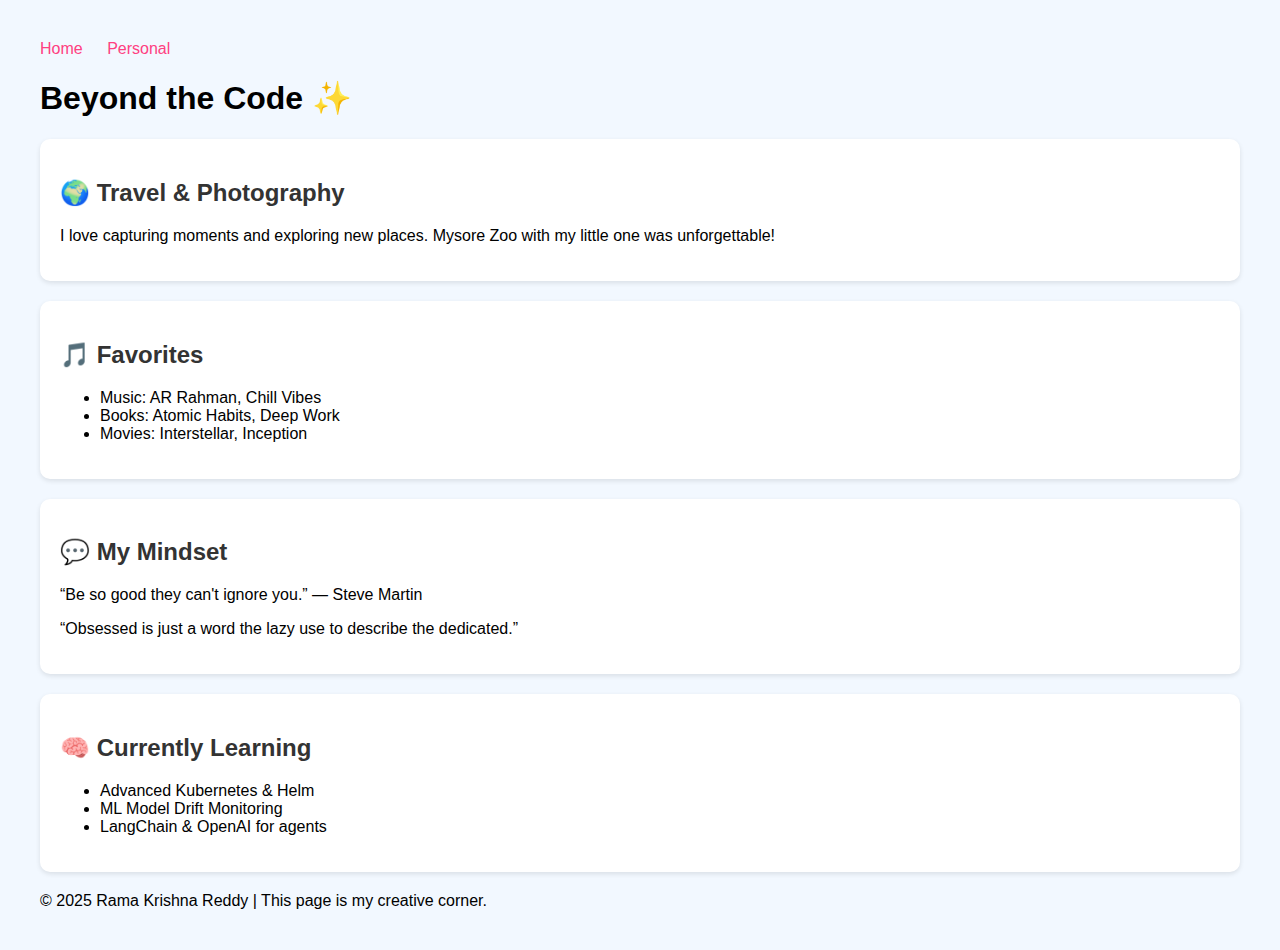
<file: personal.html>
<!DOCTYPE html>
<html lang="en">
<head>
    <meta charset="UTF-8">
    <title>About Me | Personal</title>
    <style>
        body { font-family: 'Segoe UI', sans-serif; background: #f2f8ff; margin: 40px; }
        nav { margin-bottom: 20px; }
        a { margin-right: 20px; text-decoration: none; color: #ff4081; }
        section { background: white; padding: 20px; border-radius: 10px; margin-bottom: 20px; box-shadow: 0 2px 5px rgba(0,0,0,0.1);}
        h2 { color: #333; }
    </style>
</head>
<body>
    <nav>
        <a href="index.html">Home</a>
        <a href="personal.html">Personal</a>
    </nav>
    <h1>Beyond the Code ✨</h1>
    <section>
        <h2>🌍 Travel & Photography</h2>
        <p>I love capturing moments and exploring new places. Mysore Zoo with my little one was unforgettable!</p>
    </section>
    <section>
        <h2>🎵 Favorites</h2>
        <ul>
            <li>Music: AR Rahman, Chill Vibes</li>
            <li>Books: Atomic Habits, Deep Work</li>
            <li>Movies: Interstellar, Inception</li>
        </ul>
    </section>
    <section>
        <h2>💬 My Mindset</h2>
        <p>“Be so good they can't ignore you.” — Steve Martin</p>
        <p>“Obsessed is just a word the lazy use to describe the dedicated.”</p>
    </section>
    <section>
        <h2>🧠 Currently Learning</h2>
        <ul>
            <li>Advanced Kubernetes & Helm</li>
            <li>ML Model Drift Monitoring</li>
            <li>LangChain & OpenAI for agents</li>
        </ul>
    </section>
    <footer><p>&copy; 2025 Rama Krishna Reddy | This page is my creative corner.</p></footer>
</body>
</html>
</file>
